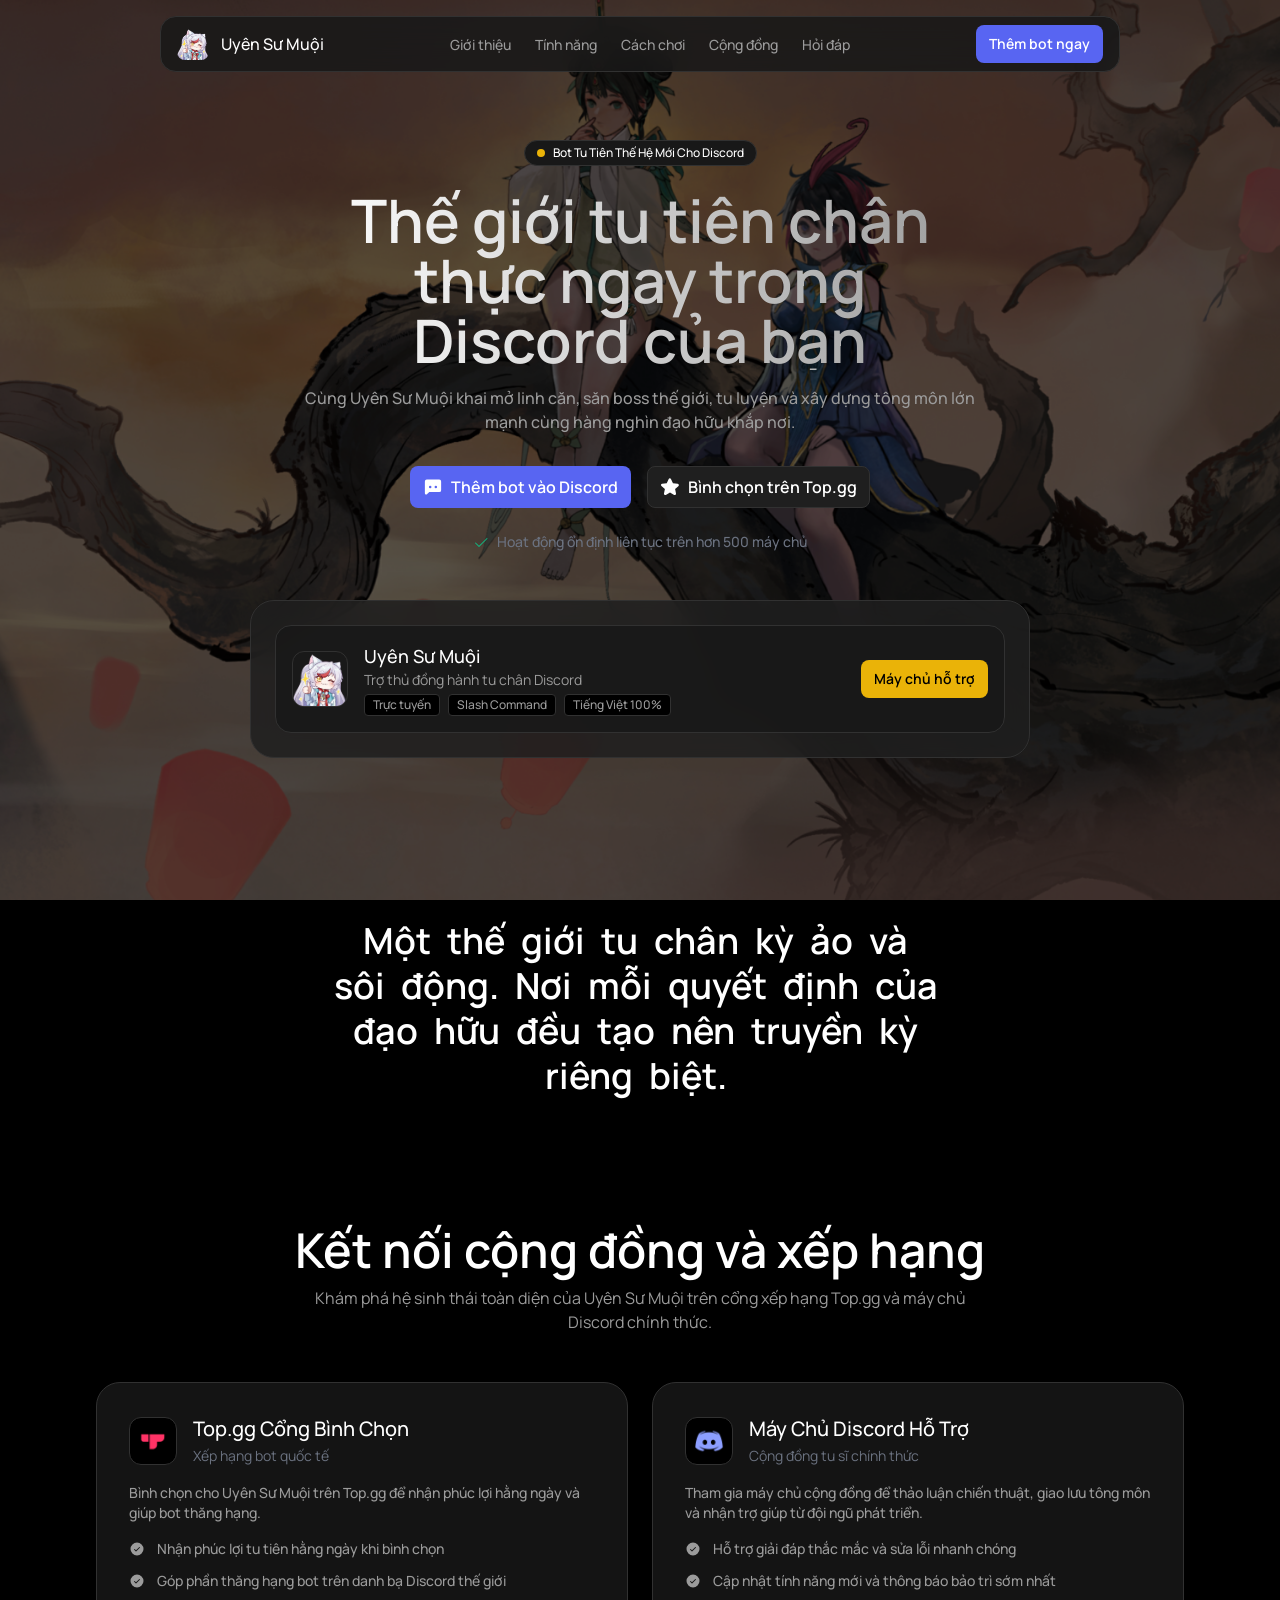
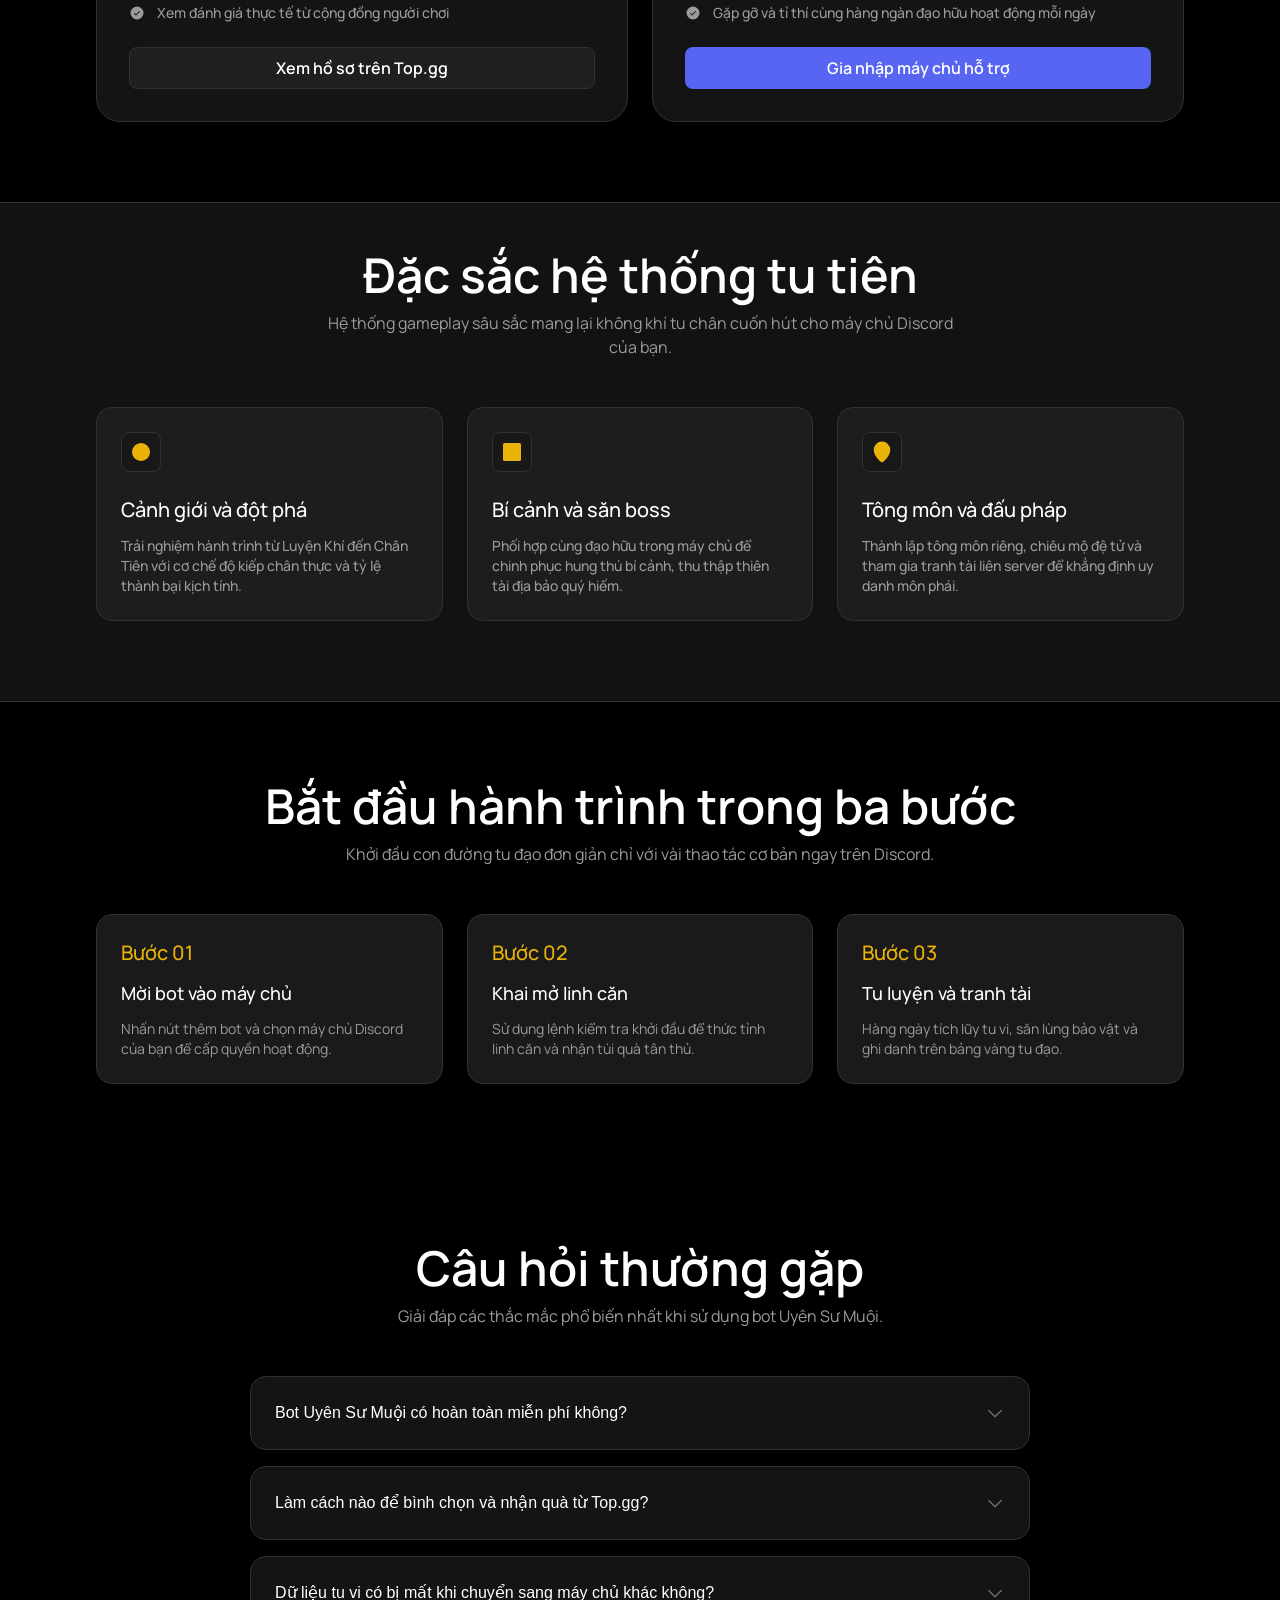
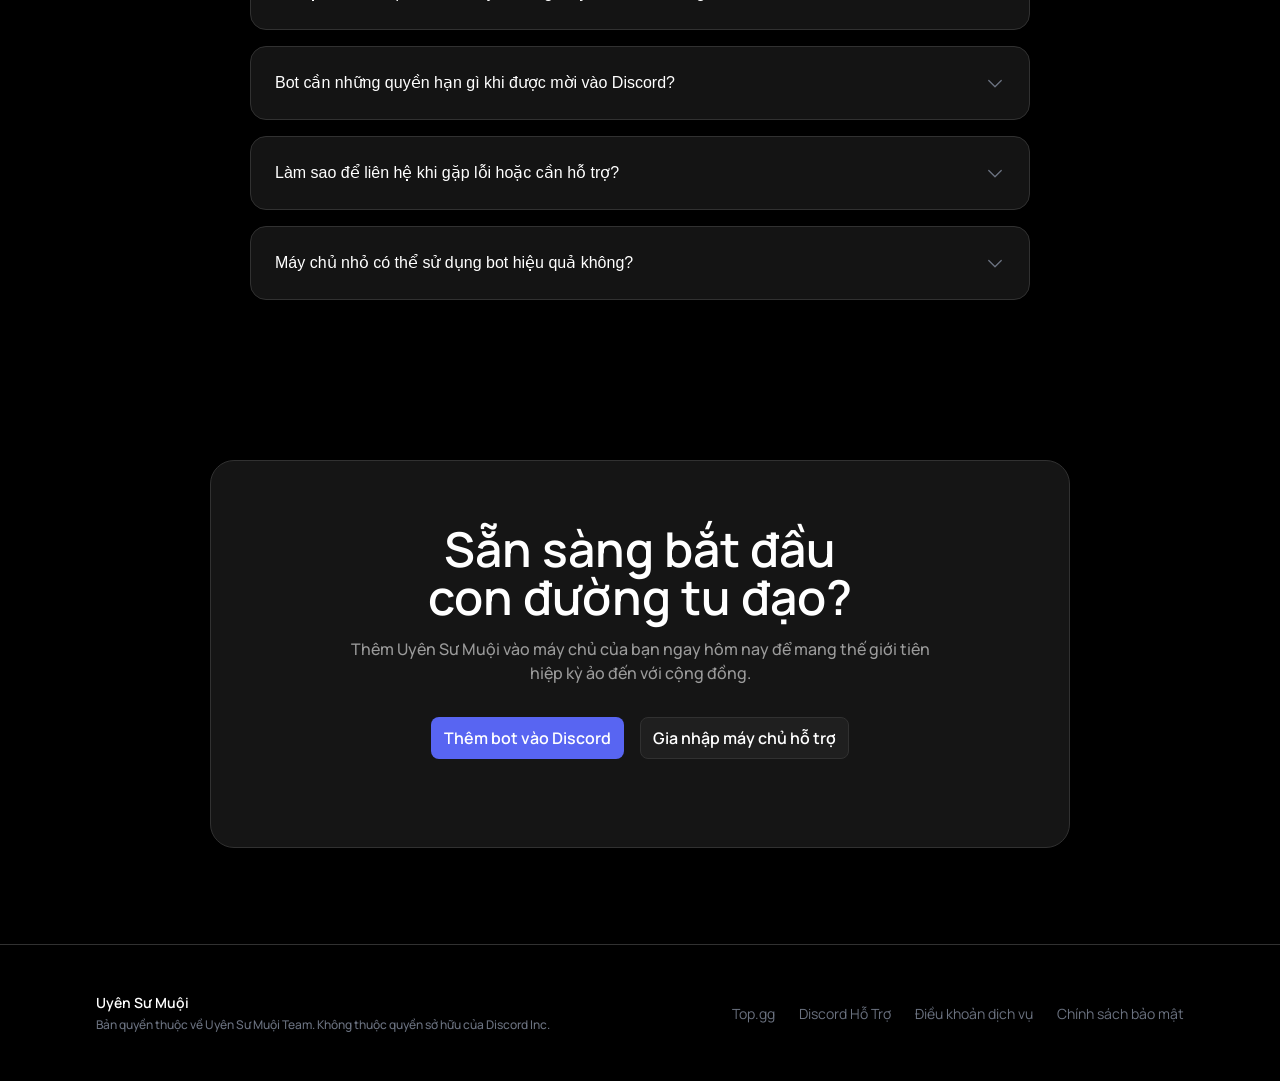
<file: index.html>
<!DOCTYPE html>
<html lang="vi">
<head>
  <meta charset="UTF-8">
  <meta name="viewport" content="width=device-width, initial-scale=1.0">
  <title>Uyên Sư Muội · Bot Tu Tiên Discord Chuẩn Tiên Hiệp</title>
  <meta name="description" content="Khám phá thế giới tu chân kỳ ảo cùng Uyên Sư Muội. Đột phá cảnh giới, săn boss thế giới, tranh đoạt tông môn ngay trên Discord.">
  <meta property="og:title" content="Uyên Sư Muội · Bot Tu Tiên Discord">
  <meta property="og:description" content="Bot Discord tu tiên hàng đầu Việt Nam. Khám phá bí cảnh, rèn trang bị và giao lưu đạo hữu toàn quốc.">
  <meta property="og:image" content="icon/uyenmuoiavatar.png">
  <meta property="og:type" content="website">

  <!-- Favicon -->
  <link rel="icon" type="image/png" href="icon/uyenmuoiavatar.png">

  <!-- Single Approved Font: Manrope (B1) -->
  <link rel="preconnect" href="https://fonts.googleapis.com">
  <link rel="preconnect" href="https://fonts.gstatic.com" crossorigin>
  <link href="https://fonts.googleapis.com/css2?family=Manrope:wght@400;500;600;700&display=swap" rel="stylesheet">

  <link rel="stylesheet" href="style.css">
</head>
<body>

  <!-- Skip to Content for Accessibility (B10) -->
  <a href="#main-content" class="skip-to-content caption-1">Chuyển đến nội dung chính</a>

  <!-- Floating Navigation Bar (B7) -->
  <div class="floating-nav-wrapper">
    <nav class="floating-nav" aria-label="Điều hướng chính">
      <a href="#" class="nav-brand">
        <img src="icon/uyenmuoiavatar.png" alt="Ảnh đại diện Uyên Sư Muội" class="nav-brand-img">
        <span class="title-3">Uyên Sư Muội</span>
      </a>

      <ul class="nav-links">
        <li><a href="#gioi-thieu" class="nav-link caption-1">Giới thiệu</a></li>
        <li><a href="#tinh-nang" class="nav-link caption-1">Tính năng</a></li>
        <li><a href="#huong-dan" class="nav-link caption-1">Cách chơi</a></li>
        <li><a href="#cong-dong" class="nav-link caption-1">Cộng đồng</a></li>
        <li><a href="#faq" class="nav-link caption-1">Hỏi đáp</a></li>
      </ul>

      <div class="nav-actions">
        <a href="https://discord.com/oauth2/authorize?client_id=1439814299907391498&scope=bot%20applications.commands&permissions=8"
           class="interactive-btn btn-primary button-sm desktop-only" target="_blank" rel="noopener noreferrer">
          Thêm bot ngay
        </a>
        <button id="nav-toggle-btn" class="nav-toggle-btn" aria-label="Mở bảng điều hướng" aria-expanded="false">
          <svg width="24" height="24" viewBox="0 0 256 256" fill="currentColor">
            <path d="M224,128a8,8,0,0,1-8,8H40a8,8,0,0,1,0-16H216A8,8,0,0,1,224,128ZM40,72H216a8,8,0,0,0,0-16H40a8,8,0,0,0,0,16ZM216,184H40a8,8,0,0,0,0,16H216a8,8,0,0,0,0-16Z"></path>
          </svg>
        </button>
      </div>
    </nav>
  </div>

  <!-- Mobile Navigation Panel (B7) -->
  <div id="mobile-nav-panel" class="mobile-nav-panel" aria-hidden="true">
    <ul class="mobile-nav-links">
      <li><a href="#gioi-thieu" class="mobile-nav-link">Giới thiệu</a></li>
      <li><a href="#tinh-nang" class="mobile-nav-link">Tính năng</a></li>
      <li><a href="#huong-dan" class="mobile-nav-link">Cách chơi</a></li>
      <li><a href="#cong-dong" class="mobile-nav-link">Cộng đồng</a></li>
      <li><a href="#faq" class="mobile-nav-link">Hỏi đáp</a></li>
    </ul>
    <div style="display: flex; flex-direction: column; gap: var(--s-200);">
      <a href="https://discord.com/oauth2/authorize?client_id=1439814299907391498&scope=bot%20applications.commands&permissions=8"
         class="interactive-btn btn-primary button-md" target="_blank" rel="noopener noreferrer">
        Mời Uyên Muội vào Discord
      </a>
      <a href="https://top.gg/bot/1439814299907391498"
         class="interactive-btn btn-secondary button-md" target="_blank" rel="noopener noreferrer">
        Trang Top.gg
      </a>
    </div>
  </div>

  <main id="main-content">
    <!-- Hero Section (B5) -->
    <section id="gioi-thieu" class="hero-section container">
      <div class="hero-badge">
        <span class="badge-dot"></span>
        <span class="caption-4">Bot Tu Tiên Thế Hệ Mới Cho Discord</span>
      </div>

      <h1 class="heading-1 hero-title">
        Thế giới tu tiên chân thực ngay trong Discord của bạn
      </h1>

      <p class="body-2 hero-subtitle">
        Cùng Uyên Sư Muội khai mở linh căn, săn boss thế giới, tu luyện và xây dựng tông môn lớn mạnh cùng hàng nghìn đạo hữu khắp nơi.
      </p>

      <div class="hero-actions">
        <a href="https://discord.com/oauth2/authorize?client_id=1439814299907391498&scope=bot%20applications.commands&permissions=8"
           class="interactive-btn btn-primary button-md" target="_blank" rel="noopener noreferrer">
          <svg width="20" height="20" viewBox="0 0 256 256" fill="currentColor">
            <path d="M208,32H48A24,24,0,0,0,24,56V208a16,16,0,0,0,26.46,12.16L80.3,192H208a24,24,0,0,0,24-24V56A24,24,0,0,0,208,32Zm-44,112a16,16,0,1,1,16-16A16,16,0,0,1,164,144Zm-72,0a16,16,0,1,1,16-16A16,16,0,0,1,92,144Z"></path>
          </svg>
          <span>Thêm bot vào Discord</span>
        </a>
        <a href="https://top.gg/bot/1439814299907391498"
           class="interactive-btn btn-secondary button-md" target="_blank" rel="noopener noreferrer">
          <svg width="20" height="20" viewBox="0 0 256 256" fill="currentColor">
            <path d="M239.2,97.29a16,16,0,0,0-13.81-11L166,81.17l-25.75-55.7a16,16,0,0,0-28.52,0L86,81.17,27.06,86.31a16,16,0,0,0-9,27.76L62.77,153,51.13,212.14a16,16,0,0,0,23.52,17.09L128,198.51l53.35,30.72A16,16,0,0,0,204.87,212L193.23,153l44.7-39A16,16,0,0,0,239.2,97.29Z"></path>
          </svg>
          <span>Bình chọn trên Top.gg</span>
        </a>
      </div>

      <div class="hero-proof-line caption-1">
        <svg width="16" height="16" viewBox="0 0 256 256" fill="#10B981">
          <path d="M229.66,77.66l-128,128a8,8,0,0,1-11.32,0l-56-56a8,8,0,0,1,11.32-11.32L96,188.69,218.34,66.34a8,8,0,0,1,11.32,11.32Z"></path>
        </svg>
        <span>Hoạt động ổn định liên tục trên hơn 500 máy chủ</span>
      </div>

      <!-- Hero Visual Card -->
      <div class="hero-preview-card scroll-reveal">
        <div class="hero-card-inner">
          <div class="bot-profile">
            <img src="icon/uyenmuoiavatar.png" alt="Ảnh Uyên Sư Muội" class="bot-avatar-large">
            <div>
              <h2 class="title-2" style="color: var(--text-white);">Uyên Sư Muội</h2>
              <p class="caption-2" style="color: var(--text-muted);">Trợ thủ đồng hành tu chân Discord</p>
              <div class="bot-meta-tags">
                <span class="caption-4 meta-tag">Trực tuyến</span>
                <span class="caption-4 meta-tag">Slash Command</span>
                <span class="caption-4 meta-tag">Tiếng Việt 100%</span>
              </div>
            </div>
          </div>
          <a href="https://discord.gg/XTPAAnubwZ"
             class="interactive-btn btn-gold button-sm" target="_blank" rel="noopener noreferrer">
            Máy chủ hỗ trợ
          </a>
        </div>
      </div>
    </section>

    <!-- B11. Mandatory Tagline Reveal Section -->
    <section class="tagline-reveal-section">
      <div class="tagline-container">
        <p class="heading-3 tagline-text" id="tagline-block">
          <span class="tagline-word">Một</span>
          <span class="tagline-word">thế</span>
          <span class="tagline-word">giới</span>
          <span class="tagline-word">tu</span>
          <span class="tagline-word">chân</span>
          <span class="tagline-word">kỳ</span>
          <span class="tagline-word">ảo</span>
          <span class="tagline-word">và</span>
          <span class="tagline-word">sôi</span>
          <span class="tagline-word">động.</span>
          <span class="tagline-word">Nơi</span>
          <span class="tagline-word">mỗi</span>
          <span class="tagline-word">quyết</span>
          <span class="tagline-word">định</span>
          <span class="tagline-word">của</span>
          <span class="tagline-word">đạo</span>
          <span class="tagline-word">hữu</span>
          <span class="tagline-word">đều</span>
          <span class="tagline-word">tạo</span>
          <span class="tagline-word">nên</span>
          <span class="tagline-word">truyền</span>
          <span class="tagline-word">kỳ</span>
          <span class="tagline-word">riêng</span>
          <span class="tagline-word">biệt.</span>
        </p>
      </div>
    </section>

    <!-- Core Platforms: Top.gg & Discord (User Focus) -->
    <section id="cong-dong" class="platform-section container">
      <div class="section-header">
        <h2 class="heading-2">Kết nối cộng đồng và xếp hạng</h2>
        <p class="body-3 section-subtitle">
          Khám phá hệ sinh thái toàn diện của Uyên Sư Muội trên cổng xếp hạng Top.gg và máy chủ Discord chính thức.
        </p>
      </div>

      <div class="platform-grid">
        <!-- Top.gg Card -->
        <div class="platform-card scroll-reveal">
          <div>
            <div class="platform-header">
              <img src="icon/top-gg.png" alt="Logo Top.gg" class="platform-icon">
              <div>
                <h3 class="title-1">Top.gg Cổng Bình Chọn</h3>
                <span class="caption-2" style="color: var(--text-dim);">Xếp hạng bot quốc tế</span>
              </div>
            </div>
            <p class="body-5" style="color: var(--text-muted); margin-top: var(--s-200); margin-bottom: var(--s-200);">
              Bình chọn cho Uyên Sư Muội trên Top.gg để nhận phúc lợi hằng ngày và giúp bot thăng hạng.
            </p>
            <ul class="platform-features">
              <li class="platform-feature-item caption-1">
                <svg width="16" height="16" viewBox="0 0 256 256" fill="currentColor">
                  <path d="M128,24A104,104,0,1,0,232,128,104.11,104.11,0,0,0,128,24Zm45.66,85.66-56,56a8,8,0,0,1-11.32,0l-24-24a8,8,0,0,1,11.32-11.32L112,148.69l50.34-50.35a8,8,0,0,1,11.32,11.32Z"></path>
                </svg>
                <span>Nhận phúc lợi tu tiên hằng ngày khi bình chọn</span>
              </li>
              <li class="platform-feature-item caption-1">
                <svg width="16" height="16" viewBox="0 0 256 256" fill="currentColor">
                  <path d="M128,24A104,104,0,1,0,232,128,104.11,104.11,0,0,0,128,24Zm45.66,85.66-56,56a8,8,0,0,1-11.32,0l-24-24a8,8,0,0,1,11.32-11.32L112,148.69l50.34-50.35a8,8,0,0,1,11.32,11.32Z"></path>
                </svg>
                <span>Góp phần thăng hạng bot trên danh bạ Discord thế giới</span>
              </li>
              <li class="platform-feature-item caption-1">
                <svg width="16" height="16" viewBox="0 0 256 256" fill="currentColor">
                  <path d="M128,24A104,104,0,1,0,232,128,104.11,104.11,0,0,0,128,24Zm45.66,85.66-56,56a8,8,0,0,1-11.32,0l-24-24a8,8,0,0,1,11.32-11.32L112,148.69l50.34-50.35a8,8,0,0,1,11.32,11.32Z"></path>
                </svg>
                <span>Xem đánh giá thực tế từ cộng đồng người chơi</span>
              </li>
            </ul>
          </div>
          <a href="https://top.gg/bot/1439814299907391498"
             class="interactive-btn btn-secondary button-md" target="_blank" rel="noopener noreferrer">
            Xem hồ sơ trên Top.gg
          </a>
        </div>

        <!-- Discord Support Server Card -->
        <div class="platform-card scroll-reveal">
          <div>
            <div class="platform-header">
              <img src="icon/discord-logo.png" alt="Logo Discord" class="platform-icon">
              <div>
                <h3 class="title-1">Máy Chủ Discord Hỗ Trợ</h3>
                <span class="caption-2" style="color: var(--text-dim);">Cộng đồng tu sĩ chính thức</span>
              </div>
            </div>
            <p class="body-5" style="color: var(--text-muted); margin-top: var(--s-200); margin-bottom: var(--s-200);">
              Tham gia máy chủ cộng đồng để thảo luận chiến thuật, giao lưu tông môn và nhận trợ giúp từ đội ngũ phát triển.
            </p>
            <ul class="platform-features">
              <li class="platform-feature-item caption-1">
                <svg width="16" height="16" viewBox="0 0 256 256" fill="currentColor">
                  <path d="M128,24A104,104,0,1,0,232,128,104.11,104.11,0,0,0,128,24Zm45.66,85.66-56,56a8,8,0,0,1-11.32,0l-24-24a8,8,0,0,1,11.32-11.32L112,148.69l50.34-50.35a8,8,0,0,1,11.32,11.32Z"></path>
                </svg>
                <span>Hỗ trợ giải đáp thắc mắc và sửa lỗi nhanh chóng</span>
              </li>
              <li class="platform-feature-item caption-1">
                <svg width="16" height="16" viewBox="0 0 256 256" fill="currentColor">
                  <path d="M128,24A104,104,0,1,0,232,128,104.11,104.11,0,0,0,128,24Zm45.66,85.66-56,56a8,8,0,0,1-11.32,0l-24-24a8,8,0,0,1,11.32-11.32L112,148.69l50.34-50.35a8,8,0,0,1,11.32,11.32Z"></path>
                </svg>
                <span>Cập nhật tính năng mới và thông báo bảo trì sớm nhất</span>
              </li>
              <li class="platform-feature-item caption-1">
                <svg width="16" height="16" viewBox="0 0 256 256" fill="currentColor">
                  <path d="M128,24A104,104,0,1,0,232,128,104.11,104.11,0,0,0,128,24Zm45.66,85.66-56,56a8,8,0,0,1-11.32,0l-24-24a8,8,0,0,1,11.32-11.32L112,148.69l50.34-50.35a8,8,0,0,1,11.32,11.32Z"></path>
                </svg>
                <span>Gặp gỡ và tỉ thí cùng hàng ngàn đạo hữu hoạt động mỗi ngày</span>
              </li>
            </ul>
          </div>
          <a href="https://discord.gg/XTPAAnubwZ"
             class="interactive-btn btn-primary button-md" target="_blank" rel="noopener noreferrer">
            Gia nhập máy chủ hỗ trợ
          </a>
        </div>
      </div>
    </section>

    <!-- Benefits Section (A2, B8: Outcome-driven) -->
    <section id="tinh-nang" class="benefits-section">
      <div class="container">
        <div class="section-header">
          <h2 class="heading-2">Đặc sắc hệ thống tu tiên</h2>
          <p class="body-3 section-subtitle">
            Hệ thống gameplay sâu sắc mang lại không khí tu chân cuốn hút cho máy chủ Discord của bạn.
          </p>
        </div>

        <div class="benefits-grid">
          <div class="benefit-card scroll-reveal">
            <div class="benefit-icon-box">
              <svg width="24" height="24" viewBox="0 0 256 256" fill="currentColor">
                <path d="M224,128a96,96,0,1,1-96-96A96,96,0,0,1,224,128Z"></path>
              </svg>
            </div>
            <h3 class="title-1">Cảnh giới và đột phá</h3>
            <p class="body-5" style="color: var(--text-muted);">
              Trải nghiệm hành trình từ Luyện Khí đến Chân Tiên với cơ chế độ kiếp chân thực và tỷ lệ thành bại kịch tính.
            </p>
          </div>

          <div class="benefit-card scroll-reveal">
            <div class="benefit-icon-box">
              <svg width="24" height="24" viewBox="0 0 256 256" fill="currentColor">
                <path d="M208,32H48A16,16,0,0,0,32,48V208a16,16,0,0,0,16,16H208a16,16,0,0,0,16-16V48A16,16,0,0,0,208,32Z"></path>
              </svg>
            </div>
            <h3 class="title-1">Bí cảnh và săn boss</h3>
            <p class="body-5" style="color: var(--text-muted);">
              Phối hợp cùng đạo hữu trong máy chủ để chinh phục hung thú bí cảnh, thu thập thiên tài địa bảo quý hiếm.
            </p>
          </div>

          <div class="benefit-card scroll-reveal">
            <div class="benefit-icon-box">
              <svg width="24" height="24" viewBox="0 0 256 256" fill="currentColor">
                <path d="M128,16a88.1,88.1,0,0,0-88,88c0,75.3,80,131.66,83.41,134a8,8,0,0,0,9.18,0c3.41-2.34,83.41-58.7,83.41-134A88.1,88.1,0,0,0,128,16Z"></path>
              </svg>
            </div>
            <h3 class="title-1">Tông môn và đấu pháp</h3>
            <p class="body-5" style="color: var(--text-muted);">
              Thành lập tông môn riêng, chiêu mộ đệ tử và tham gia tranh tài liên server để khẳng định uy danh môn phái.
            </p>
          </div>
        </div>
      </div>
    </section>

    <!-- How It Works Section (A2: 3 steps) -->
    <section id="huong-dan" class="steps-section container">
      <div class="section-header">
        <h2 class="heading-2">Bắt đầu hành trình trong ba bước</h2>
        <p class="body-3 section-subtitle">
          Khởi đầu con đường tu đạo đơn giản chỉ với vài thao tác cơ bản ngay trên Discord.
        </p>
      </div>

      <div class="steps-grid">
        <div class="step-card scroll-reveal">
          <div class="step-number title-1">Bước 01</div>
          <h3 class="title-2" style="margin-bottom: var(--s-100);">Mời bot vào máy chủ</h3>
          <p class="body-6" style="color: var(--text-muted);">
            Nhấn nút thêm bot và chọn máy chủ Discord của bạn để cấp quyền hoạt động.
          </p>
        </div>

        <div class="step-card scroll-reveal">
          <div class="step-number title-1">Bước 02</div>
          <h3 class="title-2" style="margin-bottom: var(--s-100);">Khai mở linh căn</h3>
          <p class="body-6" style="color: var(--text-muted);">
            Sử dụng lệnh kiểm tra khởi đầu để thức tỉnh linh căn và nhận túi quà tân thủ.
          </p>
        </div>

        <div class="step-card scroll-reveal">
          <div class="step-number title-1">Bước 03</div>
          <h3 class="title-2" style="margin-bottom: var(--s-100);">Tu luyện và tranh tài</h3>
          <p class="body-6" style="color: var(--text-muted);">
            Hàng ngày tích lũy tu vi, săn lùng bảo vật và ghi danh trên bảng vàng tu đạo.
          </p>
        </div>
      </div>
    </section>

    <!-- FAQ Section (A2, A4: 6 questions) -->
    <section id="faq" class="faq-section container">
      <div class="section-header">
        <h2 class="heading-2">Câu hỏi thường gặp</h2>
        <p class="body-3 section-subtitle">
          Giải đáp các thắc mắc phổ biến nhất khi sử dụng bot Uyên Sư Muội.
        </p>
      </div>

      <div class="faq-list">
        <div class="faq-item">
          <button class="faq-question title-3" aria-expanded="false">
            <span>Bot Uyên Sư Muội có hoàn toàn miễn phí không?</span>
            <svg class="faq-chevron" width="20" height="20" viewBox="0 0 256 256" fill="currentColor">
              <path d="M213.66,101.66l-80,80a8,8,0,0,1-11.32,0l-80-80A8,8,0,0,1,53.66,90.34L128,164.69l74.34-74.35a8,8,0,0,1,11.32,11.32Z"></path>
            </svg>
          </button>
          <div class="faq-answer">
            <div class="faq-answer-inner body-5">
              Mọi tính năng cốt lõi bao gồm tu luyện, săn boss, thành lập tông môn và giao lưu đều miễn phí cho tất cả người dùng và máy chủ Discord.
            </div>
          </div>
        </div>

        <div class="faq-item">
          <button class="faq-question title-3" aria-expanded="false">
            <span>Làm cách nào để bình chọn và nhận quà từ Top.gg?</span>
            <svg class="faq-chevron" width="20" height="20" viewBox="0 0 256 256" fill="currentColor">
              <path d="M213.66,101.66l-80,80a8,8,0,0,1-11.32,0l-80-80A8,8,0,0,1,53.66,90.34L128,164.69l74.34-74.35a8,8,0,0,1,11.32,11.32Z"></path>
            </svg>
          </button>
          <div class="faq-answer">
            <div class="faq-answer-inner body-5">
              Truy cập trang của Uyên Sư Muội trên Top.gg, đăng nhập tài khoản Discord và bấm nút Vote để nhận phúc lợi hằng ngày ngay trong bot.
            </div>
          </div>
        </div>

        <div class="faq-item">
          <button class="faq-question title-3" aria-expanded="false">
            <span>Dữ liệu tu vi có bị mất khi chuyển sang máy chủ khác không?</span>
            <svg class="faq-chevron" width="20" height="20" viewBox="0 0 256 256" fill="currentColor">
              <path d="M213.66,101.66l-80,80a8,8,0,0,1-11.32,0l-80-80A8,8,0,0,1,53.66,90.34L128,164.69l74.34-74.35a8,8,0,0,1,11.32,11.32Z"></path>
            </svg>
          </button>
          <div class="faq-answer">
            <div class="faq-answer-inner body-5">
              Dữ liệu tu vi, linh căn và trang bị gắn liền với tài khoản Discord cá nhân của bạn, cho phép bạn tiếp tục hành trình tu đạo tại bất kỳ máy chủ nào có bot.
            </div>
          </div>
        </div>

        <div class="faq-item">
          <button class="faq-question title-3" aria-expanded="false">
            <span>Bot cần những quyền hạn gì khi được mời vào Discord?</span>
            <svg class="faq-chevron" width="20" height="20" viewBox="0 0 256 256" fill="currentColor">
              <path d="M213.66,101.66l-80,80a8,8,0,0,1-11.32,0l-80-80A8,8,0,0,1,53.66,90.34L128,164.69l74.34-74.35a8,8,0,0,1,11.32,11.32Z"></path>
            </svg>
          </button>
          <div class="faq-answer">
            <div class="faq-answer-inner body-5">
              Uyên Sư Muội chỉ yêu cầu các quyền hạn cơ bản gồm gửi tin nhắn, đính kèm tệp hình ảnh và dùng lệnh ứng dụng để hiển thị giao diện tu tiên.
            </div>
          </div>
        </div>

        <div class="faq-item">
          <button class="faq-question title-3" aria-expanded="false">
            <span>Làm sao để liên hệ khi gặp lỗi hoặc cần hỗ trợ?</span>
            <svg class="faq-chevron" width="20" height="20" viewBox="0 0 256 256" fill="currentColor">
              <path d="M213.66,101.66l-80,80a8,8,0,0,1-11.32,0l-80-80A8,8,0,0,1,53.66,90.34L128,164.69l74.34-74.35a8,8,0,0,1,11.32,11.32Z"></path>
            </svg>
          </button>
          <div class="faq-answer">
            <div class="faq-answer-inner body-5">
              Đạo hữu có thể tham gia trực tiếp máy chủ Discord hỗ trợ chính thức qua đường dẫn trên trang web để nhận giải đáp trực tiếp từ đội ngũ quản trị.
            </div>
          </div>
        </div>

        <div class="faq-item">
          <button class="faq-question title-3" aria-expanded="false">
            <span>Máy chủ nhỏ có thể sử dụng bot hiệu quả không?</span>
            <svg class="faq-chevron" width="20" height="20" viewBox="0 0 256 256" fill="currentColor">
              <path d="M213.66,101.66l-80,80a8,8,0,0,1-11.32,0l-80-80A8,8,0,0,1,53.66,90.34L128,164.69l74.34-74.35a8,8,0,0,1,11.32,11.32Z"></path>
            </svg>
          </button>
          <div class="faq-answer">
            <div class="faq-answer-inner body-5">
              Hoàn toàn phù hợp. Bot hỗ trợ cả hoạt động tu luyện độc hành lẫn săn boss nhóm, giúp khuấy động không khí trò chuyện cho mọi quy mô máy chủ.
            </div>
          </div>
        </div>
      </div>
    </section>

    <!-- Final CTA Section (A2) -->
    <section class="final-cta-section container">
      <div class="final-cta-box scroll-reveal">
        <h2 class="heading-2" style="margin-bottom: var(--s-200);">
          Sẵn sàng bắt đầu con đường tu đạo?
        </h2>
        <p class="body-2" style="color: var(--text-muted); margin-bottom: var(--s-400); max-width: 580px; margin-left: auto; margin-right: auto;">
          Thêm Uyên Sư Muội vào máy chủ của bạn ngay hôm nay để mang thế giới tiên hiệp kỳ ảo đến với cộng đồng.
        </p>
        <div class="hero-actions">
          <a href="https://discord.com/oauth2/authorize?client_id=1439814299907391498&scope=bot%20applications.commands&permissions=8"
             class="interactive-btn btn-primary button-md" target="_blank" rel="noopener noreferrer">
            Thêm bot vào Discord
          </a>
          <a href="https://discord.gg/XTPAAnubwZ"
             class="interactive-btn btn-secondary button-md" target="_blank" rel="noopener noreferrer">
            Gia nhập máy chủ hỗ trợ
          </a>
        </div>
      </div>
    </section>
  </main>

  <!-- Footer Section (B10) -->
  <footer class="site-footer">
    <div class="container footer-inner">
      <div>
        <p class="caption-1" style="color: var(--text-white); font-weight: 600;">Uyên Sư Muội</p>
        <p class="caption-4" style="color: var(--text-dim); margin-top: var(--s-50);">
          Bản quyền thuộc về Uyên Sư Muội Team. Không thuộc quyền sở hữu của Discord Inc.
        </p>
      </div>

      <ul class="footer-links">
        <li><a href="https://top.gg/bot/1439814299907391498" class="footer-link caption-2" target="_blank" rel="noopener noreferrer">Top.gg</a></li>
        <li><a href="https://discord.gg/XTPAAnubwZ" class="footer-link caption-2" target="_blank" rel="noopener noreferrer">Discord Hỗ Trợ</a></li>
        <li><a href="terms.html" class="footer-link caption-2">Điều khoản dịch vụ</a></li>
        <li><a href="privacy.html" class="footer-link caption-2">Chính sách bảo mật</a></li>
      </ul>
    </div>
  </footer>

  <script src="script.js"></script>
</body>
</html>
</file>
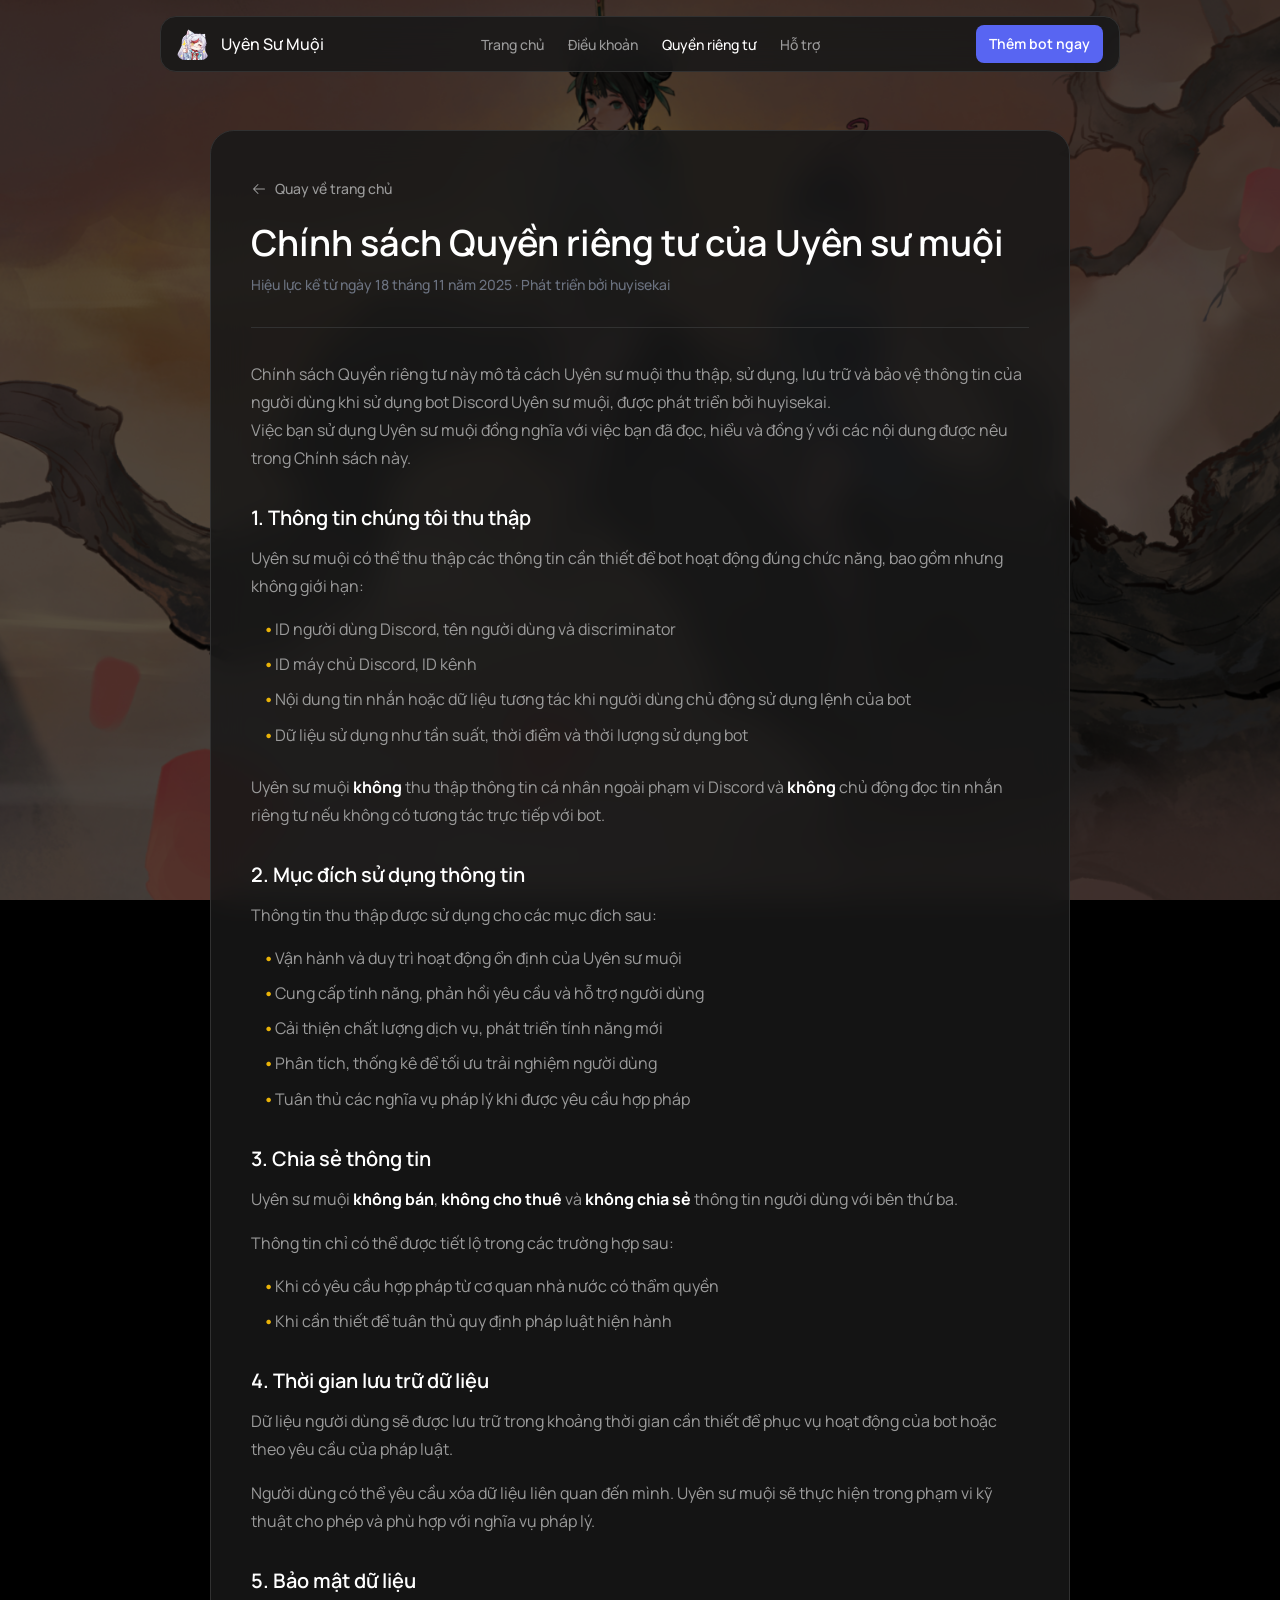
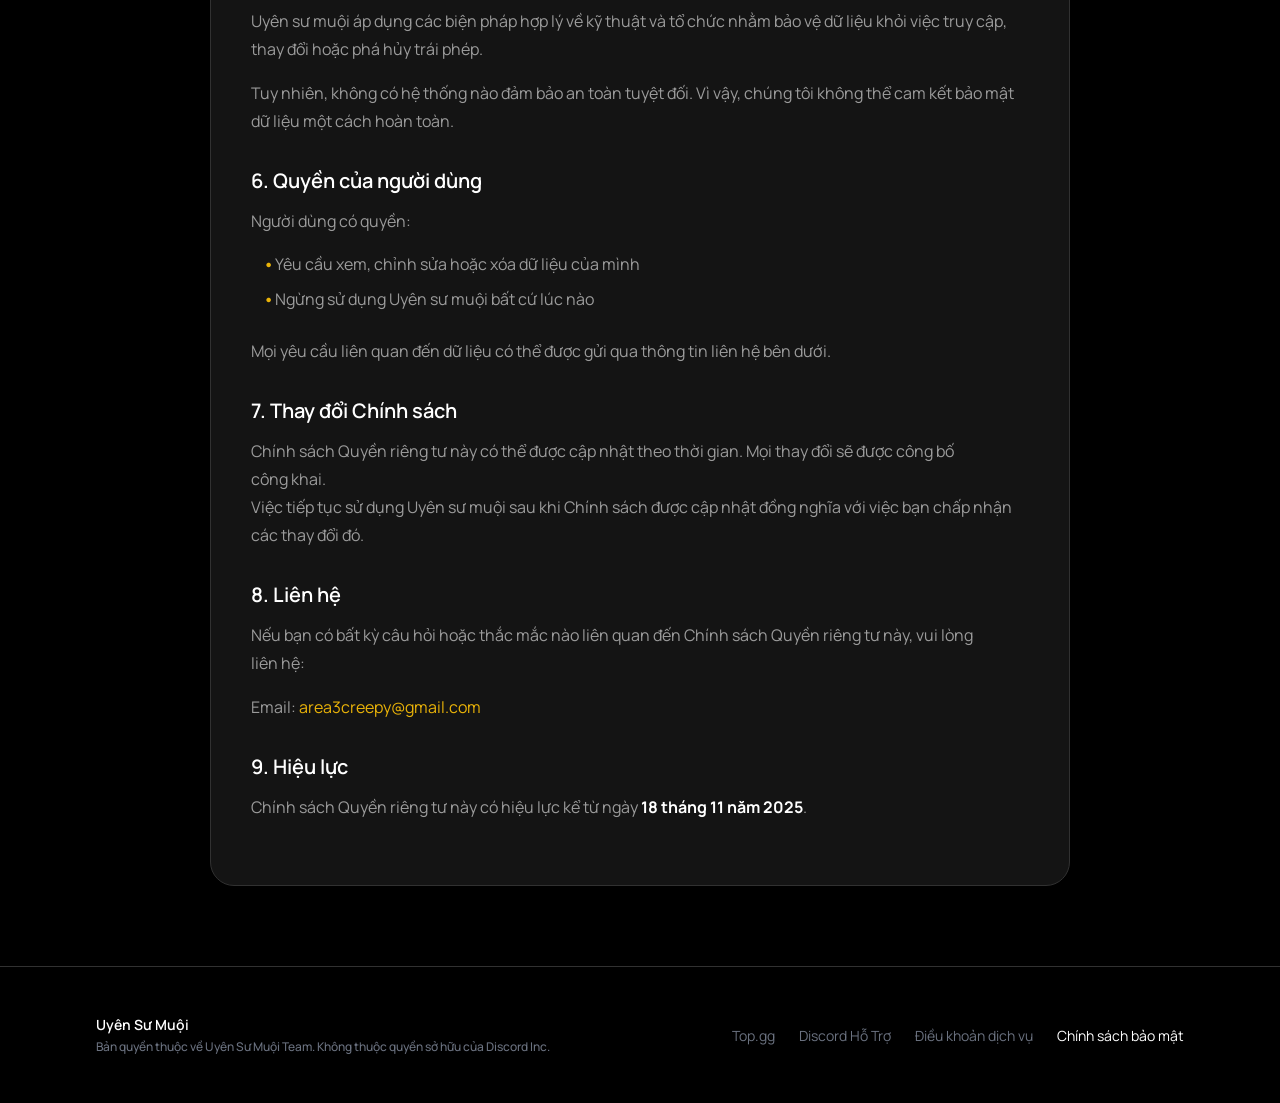
<file: privacy.html>
<!DOCTYPE html>
<html lang="vi">
<head>
  <meta charset="UTF-8">
  <meta name="viewport" content="width=device-width, initial-scale=1.0">
  <title>Chính sách Quyền riêng tư · Uyên Sư Muội</title>
  <meta name="description" content="Chính sách Quyền riêng tư của bot Discord Uyên Sư Muội. Quy định thu thập, bảo mật và lưu trữ dữ liệu người dùng.">
  <meta property="og:title" content="Chính sách Quyền riêng tư · Uyên Sư Muội">
  <meta property="og:description" content="Chính sách Quyền riêng tư của bot Discord Uyên Sư Muội.">
  <meta property="og:image" content="icon/uyenmuoiavatar.png">
  <meta property="og:type" content="website">

  <!-- Favicon -->
  <link rel="icon" type="image/png" href="icon/uyenmuoiavatar.png">

  <!-- Single Approved Font: Manrope -->
  <link rel="preconnect" href="https://fonts.googleapis.com">
  <link rel="preconnect" href="https://fonts.gstatic.com" crossorigin>
  <link href="https://fonts.googleapis.com/css2?family=Manrope:wght@400;500;600;700&display=swap" rel="stylesheet">

  <link rel="stylesheet" href="style.css">
</head>
<body>

  <!-- Skip to Content for Accessibility -->
  <a href="#main-content" class="skip-to-content caption-1">Chuyển đến nội dung chính</a>

  <!-- Floating Navigation Bar -->
  <div class="floating-nav-wrapper">
    <nav class="floating-nav" aria-label="Điều hướng chính">
      <a href="index.html" class="nav-brand">
        <img src="icon/uyenmuoiavatar.png" alt="Ảnh đại diện Uyên Sư Muội" class="nav-brand-img">
        <span class="title-3">Uyên Sư Muội</span>
      </a>

      <ul class="nav-links">
        <li><a href="index.html" class="nav-link caption-1">Trang chủ</a></li>
        <li><a href="terms.html" class="nav-link caption-1">Điều khoản</a></li>
        <li><a href="privacy.html" class="nav-link caption-1 active" style="color: var(--text-white);">Quyền riêng tư</a></li>
        <li><a href="https://discord.gg/XTPAAnubwZ" class="nav-link caption-1" target="_blank" rel="noopener noreferrer">Hỗ trợ</a></li>
      </ul>

      <div class="nav-actions">
        <a href="https://discord.com/oauth2/authorize?client_id=1439814299907391498&scope=bot%20applications.commands&permissions=8"
           class="interactive-btn btn-primary button-sm desktop-only" target="_blank" rel="noopener noreferrer">
          Thêm bot ngay
        </a>
        <button id="nav-toggle-btn" class="nav-toggle-btn" aria-label="Mở bảng điều hướng" aria-expanded="false">
          <svg width="24" height="24" viewBox="0 0 256 256" fill="currentColor">
            <path d="M224,128a8,8,0,0,1-8,8H40a8,8,0,0,1,0-16H216A8,8,0,0,1,224,128ZM40,72H216a8,8,0,0,0,0-16H40a8,8,0,0,0,0,16ZM216,184H40a8,8,0,0,0,0,16H216a8,8,0,0,0,0-16Z"></path>
          </svg>
        </button>
      </div>
    </nav>
  </div>

  <!-- Mobile Navigation Panel -->
  <div id="mobile-nav-panel" class="mobile-nav-panel" aria-hidden="true">
    <ul class="mobile-nav-links">
      <li><a href="index.html" class="mobile-nav-link">Trang chủ</a></li>
      <li><a href="terms.html" class="mobile-nav-link">Điều khoản dịch vụ</a></li>
      <li><a href="privacy.html" class="mobile-nav-link">Chính sách quyền riêng tư</a></li>
      <li><a href="https://discord.gg/XTPAAnubwZ" class="mobile-nav-link" target="_blank" rel="noopener noreferrer">Máy chủ hỗ trợ</a></li>
    </ul>
    <div style="display: flex; flex-direction: column; gap: var(--s-200);">
      <a href="https://discord.com/oauth2/authorize?client_id=1439814299907391498&scope=bot%20applications.commands&permissions=8"
         class="interactive-btn btn-primary button-md" target="_blank" rel="noopener noreferrer">
        Thêm bot vào Discord
      </a>
    </div>
  </div>

  <main id="main-content" class="legal-page-section container">
    <div class="legal-card scroll-reveal">
      <a href="index.html" class="legal-back-link caption-1">
        <svg width="16" height="16" viewBox="0 0 256 256" fill="currentColor">
          <path d="M224,128a8,8,0,0,1-8,8H59.31l58.35,58.34a8,8,0,0,1-11.32,11.32l-72-72a8,8,0,0,1,0-11.32l72-72a8,8,0,0,1,11.32,11.32L59.31,120H216A8,8,0,0,1,224,128Z"></path>
        </svg>
        <span>Quay về trang chủ</span>
      </a>

      <header class="legal-header">
        <h1 class="heading-3 legal-title">Chính sách Quyền riêng tư của Uyên sư muội</h1>
        <p class="body-5 legal-meta">
          Hiệu lực kể từ ngày 18 tháng 11 năm 2025 · Phát triển bởi huyisekai
        </p>
      </header>

      <article class="legal-content">
        <p class="body-3">
          Chính sách Quyền riêng tư này mô tả cách Uyên sư muội thu thập, sử dụng, lưu trữ và bảo vệ thông tin của người dùng khi sử dụng bot Discord Uyên sư muội, được phát triển bởi huyisekai.<br>
          Việc bạn sử dụng Uyên sư muội đồng nghĩa với việc bạn đã đọc, hiểu và đồng ý với các nội dung được nêu trong Chính sách này.
        </p>

        <h2>1. Thông tin chúng tôi thu thập</h2>
        <p class="body-3">
          Uyên sư muội có thể thu thập các thông tin cần thiết để bot hoạt động đúng chức năng, bao gồm nhưng không giới hạn:
        </p>
        <ul>
          <li class="body-3">ID người dùng Discord, tên người dùng và discriminator</li>
          <li class="body-3">ID máy chủ Discord, ID kênh</li>
          <li class="body-3">Nội dung tin nhắn hoặc dữ liệu tương tác khi người dùng chủ động sử dụng lệnh của bot</li>
          <li class="body-3">Dữ liệu sử dụng như tần suất, thời điểm và thời lượng sử dụng bot</li>
        </ul>
        <p class="body-3">
          Uyên sư muội <strong>không</strong> thu thập thông tin cá nhân ngoài phạm vi Discord và <strong>không</strong> chủ động đọc tin nhắn riêng tư nếu không có tương tác trực tiếp với bot.
        </p>

        <h2>2. Mục đích sử dụng thông tin</h2>
        <p class="body-3">Thông tin thu thập được sử dụng cho các mục đích sau:</p>
        <ul>
          <li class="body-3">Vận hành và duy trì hoạt động ổn định của Uyên sư muội</li>
          <li class="body-3">Cung cấp tính năng, phản hồi yêu cầu và hỗ trợ người dùng</li>
          <li class="body-3">Cải thiện chất lượng dịch vụ, phát triển tính năng mới</li>
          <li class="body-3">Phân tích, thống kê để tối ưu trải nghiệm người dùng</li>
          <li class="body-3">Tuân thủ các nghĩa vụ pháp lý khi được yêu cầu hợp pháp</li>
        </ul>

        <h2>3. Chia sẻ thông tin</h2>
        <p class="body-3">
          Uyên sư muội <strong>không bán</strong>, <strong>không cho thuê</strong> và <strong>không chia sẻ</strong> thông tin người dùng với bên thứ ba.
        </p>
        <p class="body-3">Thông tin chỉ có thể được tiết lộ trong các trường hợp sau:</p>
        <ul>
          <li class="body-3">Khi có yêu cầu hợp pháp từ cơ quan nhà nước có thẩm quyền</li>
          <li class="body-3">Khi cần thiết để tuân thủ quy định pháp luật hiện hành</li>
        </ul>

        <h2>4. Thời gian lưu trữ dữ liệu</h2>
        <p class="body-3">
          Dữ liệu người dùng sẽ được lưu trữ trong khoảng thời gian cần thiết để phục vụ hoạt động của bot hoặc theo yêu cầu của pháp luật.
        </p>
        <p class="body-3">
          Người dùng có thể yêu cầu xóa dữ liệu liên quan đến mình. Uyên sư muội sẽ thực hiện trong phạm vi kỹ thuật cho phép và phù hợp với nghĩa vụ pháp lý.
        </p>

        <h2>5. Bảo mật dữ liệu</h2>
        <p class="body-3">
          Uyên sư muội áp dụng các biện pháp hợp lý về kỹ thuật và tổ chức nhằm bảo vệ dữ liệu khỏi việc truy cập, thay đổi hoặc phá hủy trái phép.
        </p>
        <p class="body-3">
          Tuy nhiên, không có hệ thống nào đảm bảo an toàn tuyệt đối. Vì vậy, chúng tôi không thể cam kết bảo mật dữ liệu một cách hoàn toàn.
        </p>

        <h2>6. Quyền của người dùng</h2>
        <p class="body-3">Người dùng có quyền:</p>
        <ul>
          <li class="body-3">Yêu cầu xem, chỉnh sửa hoặc xóa dữ liệu của mình</li>
          <li class="body-3">Ngừng sử dụng Uyên sư muội bất cứ lúc nào</li>
        </ul>
        <p class="body-3">
          Mọi yêu cầu liên quan đến dữ liệu có thể được gửi qua thông tin liên hệ bên dưới.
        </p>

        <h2>7. Thay đổi Chính sách</h2>
        <p class="body-3">
          Chính sách Quyền riêng tư này có thể được cập nhật theo thời gian. Mọi thay đổi sẽ được công bố công khai.<br>
          Việc tiếp tục sử dụng Uyên sư muội sau khi Chính sách được cập nhật đồng nghĩa với việc bạn chấp nhận các thay đổi đó.
        </p>

        <h2>8. Liên hệ</h2>
        <p class="body-3">
          Nếu bạn có bất kỳ câu hỏi hoặc thắc mắc nào liên quan đến Chính sách Quyền riêng tư này, vui lòng liên hệ:
        </p>
        <p class="body-3">
          Email: <a href="mailto:area3creepy@gmail.com">area3creepy@gmail.com</a>
        </p>

        <h2>9. Hiệu lực</h2>
        <p class="body-3">
          Chính sách Quyền riêng tư này có hiệu lực kể từ ngày <strong>18 tháng 11 năm 2025</strong>.
        </p>
      </article>
    </div>
  </main>

  <!-- Footer Section -->
  <footer class="site-footer">
    <div class="container footer-inner">
      <div>
        <p class="caption-1" style="color: var(--text-white); font-weight: 600;">Uyên Sư Muội</p>
        <p class="caption-4" style="color: var(--text-dim); margin-top: var(--s-50);">
          Bản quyền thuộc về Uyên Sư Muội Team. Không thuộc quyền sở hữu của Discord Inc.
        </p>
      </div>

      <ul class="footer-links">
        <li><a href="https://top.gg/bot/1439814299907391498" class="footer-link caption-2" target="_blank" rel="noopener noreferrer">Top.gg</a></li>
        <li><a href="https://discord.gg/XTPAAnubwZ" class="footer-link caption-2" target="_blank" rel="noopener noreferrer">Discord Hỗ Trợ</a></li>
        <li><a href="terms.html" class="footer-link caption-2">Điều khoản dịch vụ</a></li>
        <li><a href="privacy.html" class="footer-link caption-2" style="color: var(--text-white);">Chính sách bảo mật</a></li>
      </ul>
    </div>
  </footer>

  <script src="script.js"></script>
</body>
</html>
</file>
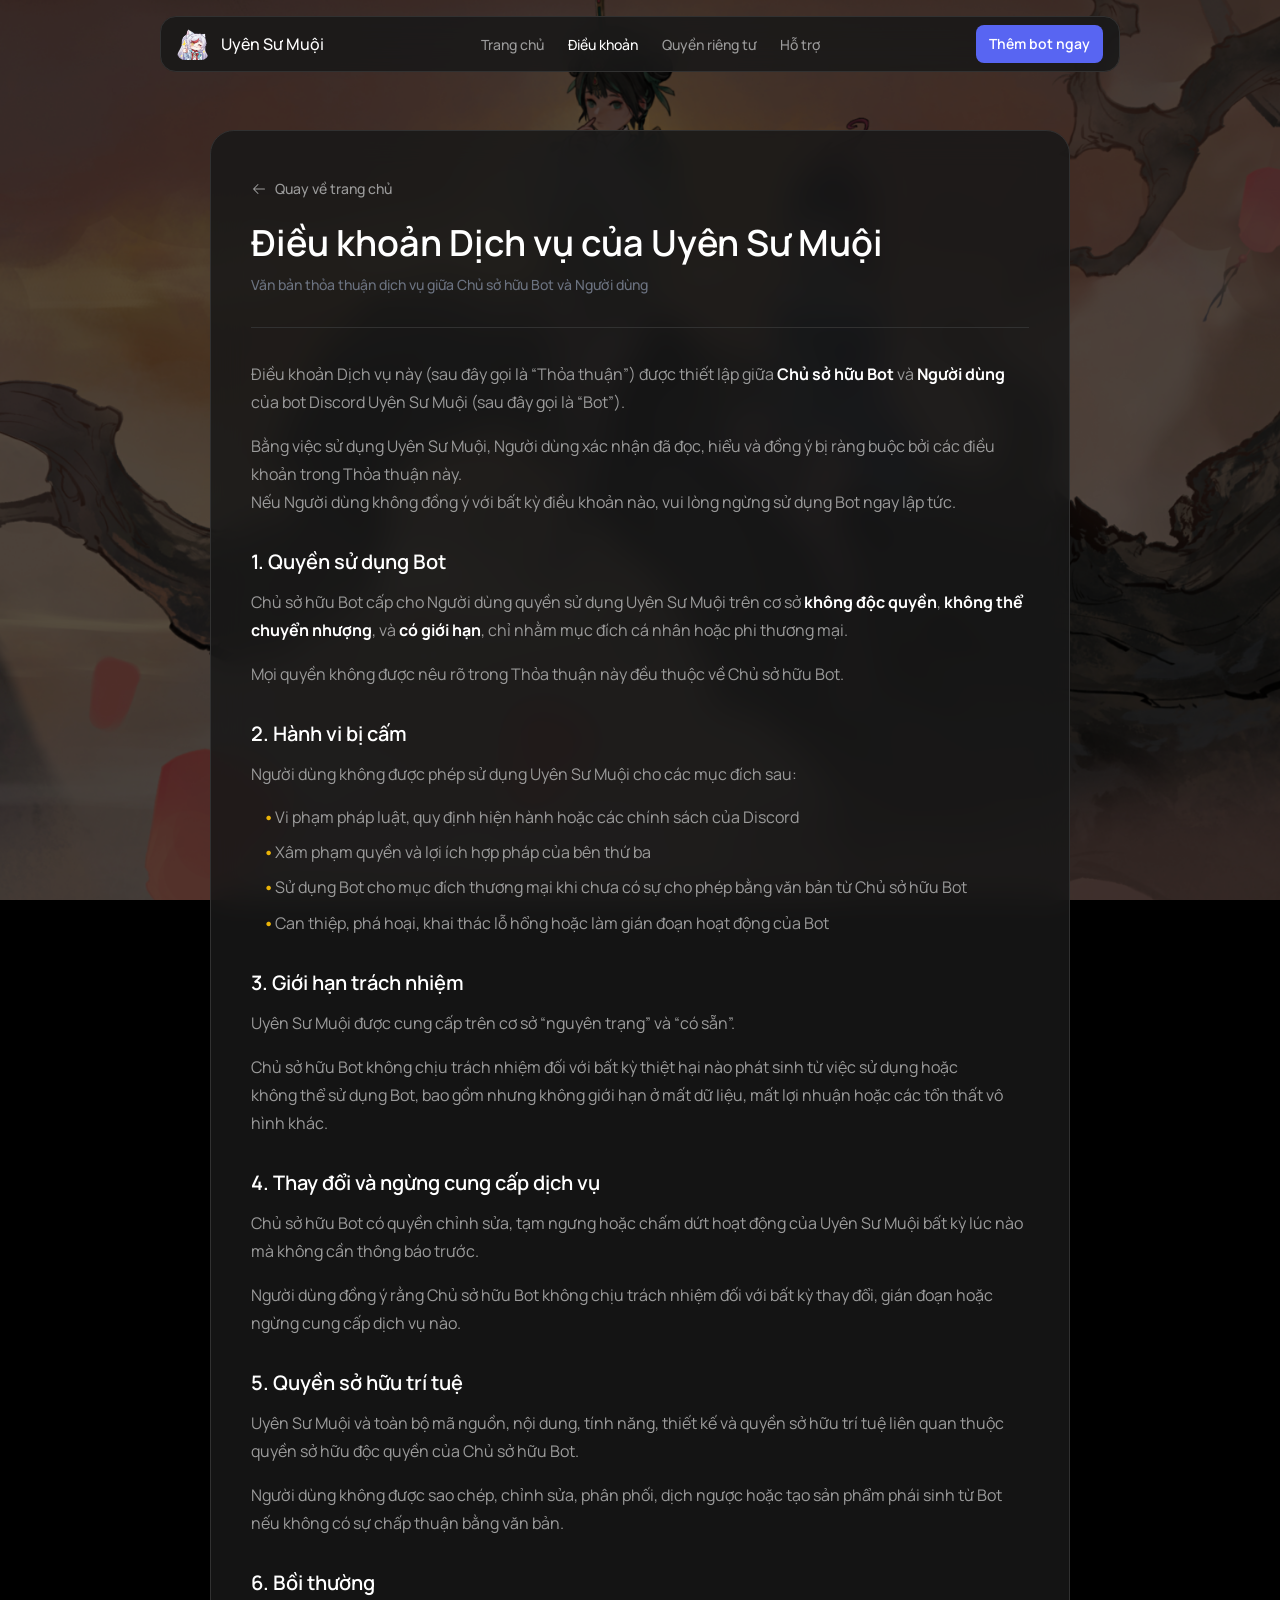
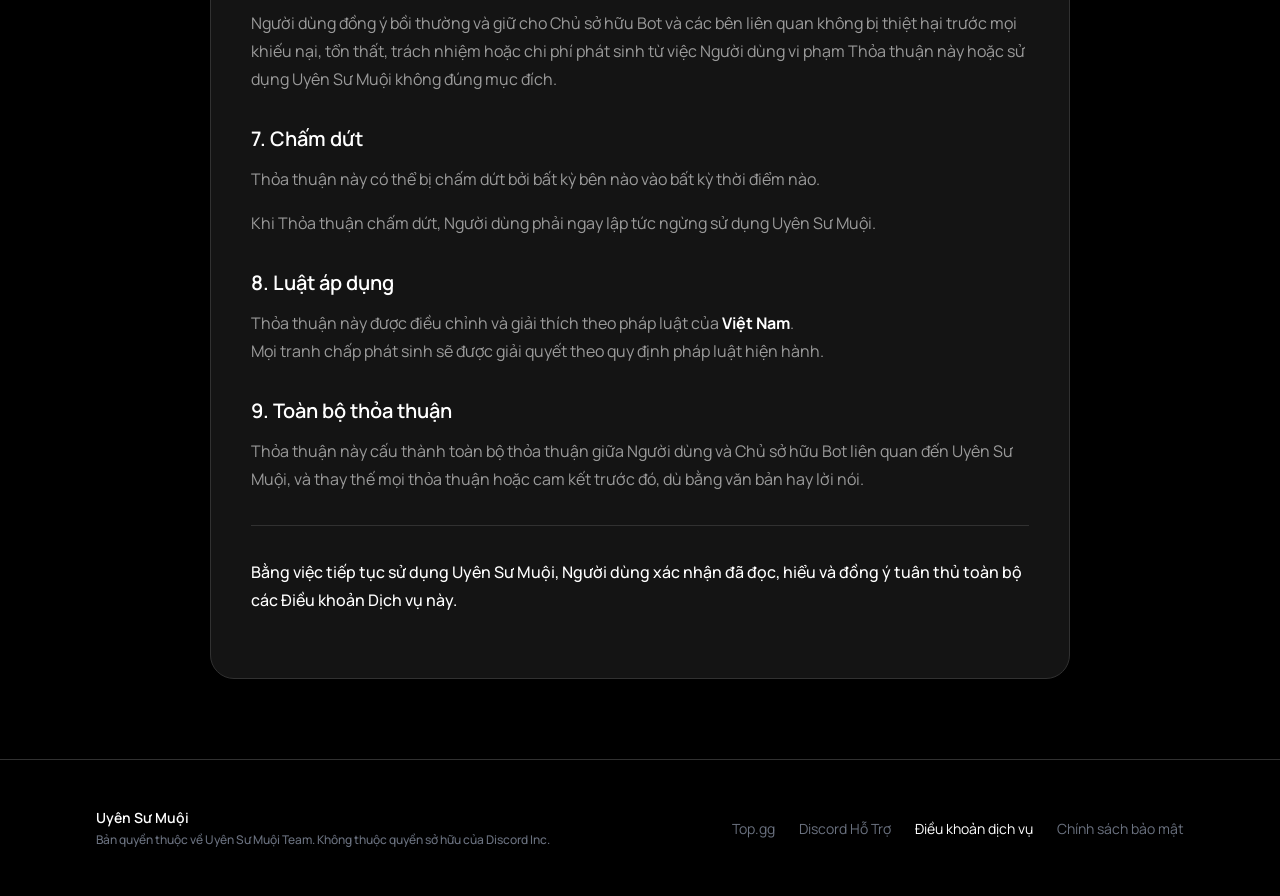
<file: terms.html>
<!DOCTYPE html>
<html lang="vi">
<head>
  <meta charset="UTF-8">
  <meta name="viewport" content="width=device-width, initial-scale=1.0">
  <title>Điều khoản Dịch vụ · Uyên Sư Muội</title>
  <meta name="description" content="Điều khoản Dịch vụ của bot Discord Uyên Sư Muội. Quy định quyền sử dụng, trách nhiệm và cam kết giữa người dùng và chủ sở hữu bot.">
  <meta property="og:title" content="Điều khoản Dịch vụ · Uyên Sư Muội">
  <meta property="og:description" content="Điều khoản Dịch vụ của bot Discord Uyên Sư Muội.">
  <meta property="og:image" content="icon/uyenmuoiavatar.png">
  <meta property="og:type" content="website">

  <!-- Favicon -->
  <link rel="icon" type="image/png" href="icon/uyenmuoiavatar.png">

  <!-- Single Approved Font: Manrope -->
  <link rel="preconnect" href="https://fonts.googleapis.com">
  <link rel="preconnect" href="https://fonts.gstatic.com" crossorigin>
  <link href="https://fonts.googleapis.com/css2?family=Manrope:wght@400;500;600;700&display=swap" rel="stylesheet">

  <link rel="stylesheet" href="style.css">
</head>
<body>

  <!-- Skip to Content for Accessibility -->
  <a href="#main-content" class="skip-to-content caption-1">Chuyển đến nội dung chính</a>

  <!-- Floating Navigation Bar -->
  <div class="floating-nav-wrapper">
    <nav class="floating-nav" aria-label="Điều hướng chính">
      <a href="index.html" class="nav-brand">
        <img src="icon/uyenmuoiavatar.png" alt="Ảnh đại diện Uyên Sư Muội" class="nav-brand-img">
        <span class="title-3">Uyên Sư Muội</span>
      </a>

      <ul class="nav-links">
        <li><a href="index.html" class="nav-link caption-1">Trang chủ</a></li>
        <li><a href="terms.html" class="nav-link caption-1 active" style="color: var(--text-white);">Điều khoản</a></li>
        <li><a href="privacy.html" class="nav-link caption-1">Quyền riêng tư</a></li>
        <li><a href="https://discord.gg/XTPAAnubwZ" class="nav-link caption-1" target="_blank" rel="noopener noreferrer">Hỗ trợ</a></li>
      </ul>

      <div class="nav-actions">
        <a href="https://discord.com/oauth2/authorize?client_id=1439814299907391498&scope=bot%20applications.commands&permissions=8"
           class="interactive-btn btn-primary button-sm desktop-only" target="_blank" rel="noopener noreferrer">
          Thêm bot ngay
        </a>
        <button id="nav-toggle-btn" class="nav-toggle-btn" aria-label="Mở bảng điều hướng" aria-expanded="false">
          <svg width="24" height="24" viewBox="0 0 256 256" fill="currentColor">
            <path d="M224,128a8,8,0,0,1-8,8H40a8,8,0,0,1,0-16H216A8,8,0,0,1,224,128ZM40,72H216a8,8,0,0,0,0-16H40a8,8,0,0,0,0,16ZM216,184H40a8,8,0,0,0,0,16H216a8,8,0,0,0,0-16Z"></path>
          </svg>
        </button>
      </div>
    </nav>
  </div>

  <!-- Mobile Navigation Panel -->
  <div id="mobile-nav-panel" class="mobile-nav-panel" aria-hidden="true">
    <ul class="mobile-nav-links">
      <li><a href="index.html" class="mobile-nav-link">Trang chủ</a></li>
      <li><a href="terms.html" class="mobile-nav-link">Điều khoản dịch vụ</a></li>
      <li><a href="privacy.html" class="mobile-nav-link">Chính sách quyền riêng tư</a></li>
      <li><a href="https://discord.gg/XTPAAnubwZ" class="mobile-nav-link" target="_blank" rel="noopener noreferrer">Máy chủ hỗ trợ</a></li>
    </ul>
    <div style="display: flex; flex-direction: column; gap: var(--s-200);">
      <a href="https://discord.com/oauth2/authorize?client_id=1439814299907391498&scope=bot%20applications.commands&permissions=8"
         class="interactive-btn btn-primary button-md" target="_blank" rel="noopener noreferrer">
        Thêm bot vào Discord
      </a>
    </div>
  </div>

  <main id="main-content" class="legal-page-section container">
    <div class="legal-card scroll-reveal">
      <a href="index.html" class="legal-back-link caption-1">
        <svg width="16" height="16" viewBox="0 0 256 256" fill="currentColor">
          <path d="M224,128a8,8,0,0,1-8,8H59.31l58.35,58.34a8,8,0,0,1-11.32,11.32l-72-72a8,8,0,0,1,0-11.32l72-72a8,8,0,0,1,11.32,11.32L59.31,120H216A8,8,0,0,1,224,128Z"></path>
        </svg>
        <span>Quay về trang chủ</span>
      </a>

      <header class="legal-header">
        <h1 class="heading-3 legal-title">Điều khoản Dịch vụ của Uyên Sư Muội</h1>
        <p class="body-5 legal-meta">
          Văn bản thỏa thuận dịch vụ giữa Chủ sở hữu Bot và Người dùng
        </p>
      </header>

      <article class="legal-content">
        <p class="body-3">
          Điều khoản Dịch vụ này (sau đây gọi là “Thỏa thuận”) được thiết lập giữa <strong>Chủ sở hữu Bot</strong> và <strong>Người dùng</strong> của bot Discord Uyên Sư Muội (sau đây gọi là “Bot”).
        </p>
        <p class="body-3">
          Bằng việc sử dụng Uyên Sư Muội, Người dùng xác nhận đã đọc, hiểu và đồng ý bị ràng buộc bởi các điều khoản trong Thỏa thuận này.<br>
          Nếu Người dùng không đồng ý với bất kỳ điều khoản nào, vui lòng ngừng sử dụng Bot ngay lập tức.
        </p>

        <h2>1. Quyền sử dụng Bot</h2>
        <p class="body-3">
          Chủ sở hữu Bot cấp cho Người dùng quyền sử dụng Uyên Sư Muội trên cơ sở <strong>không độc quyền</strong>, <strong>không thể chuyển nhượng</strong>, và <strong>có giới hạn</strong>, chỉ nhằm mục đích cá nhân hoặc phi thương mại.
        </p>
        <p class="body-3">
          Mọi quyền không được nêu rõ trong Thỏa thuận này đều thuộc về Chủ sở hữu Bot.
        </p>

        <h2>2. Hành vi bị cấm</h2>
        <p class="body-3">Người dùng không được phép sử dụng Uyên Sư Muội cho các mục đích sau:</p>
        <ul>
          <li class="body-3">Vi phạm pháp luật, quy định hiện hành hoặc các chính sách của Discord</li>
          <li class="body-3">Xâm phạm quyền và lợi ích hợp pháp của bên thứ ba</li>
          <li class="body-3">Sử dụng Bot cho mục đích thương mại khi chưa có sự cho phép bằng văn bản từ Chủ sở hữu Bot</li>
          <li class="body-3">Can thiệp, phá hoại, khai thác lỗ hổng hoặc làm gián đoạn hoạt động của Bot</li>
        </ul>

        <h2>3. Giới hạn trách nhiệm</h2>
        <p class="body-3">
          Uyên Sư Muội được cung cấp trên cơ sở “nguyên trạng” và “có sẵn”.
        </p>
        <p class="body-3">
          Chủ sở hữu Bot không chịu trách nhiệm đối với bất kỳ thiệt hại nào phát sinh từ việc sử dụng hoặc không thể sử dụng Bot, bao gồm nhưng không giới hạn ở mất dữ liệu, mất lợi nhuận hoặc các tổn thất vô hình khác.
        </p>

        <h2>4. Thay đổi và ngừng cung cấp dịch vụ</h2>
        <p class="body-3">
          Chủ sở hữu Bot có quyền chỉnh sửa, tạm ngưng hoặc chấm dứt hoạt động của Uyên Sư Muội bất kỳ lúc nào mà không cần thông báo trước.
        </p>
        <p class="body-3">
          Người dùng đồng ý rằng Chủ sở hữu Bot không chịu trách nhiệm đối với bất kỳ thay đổi, gián đoạn hoặc ngừng cung cấp dịch vụ nào.
        </p>

        <h2>5. Quyền sở hữu trí tuệ</h2>
        <p class="body-3">
          Uyên Sư Muội và toàn bộ mã nguồn, nội dung, tính năng, thiết kế và quyền sở hữu trí tuệ liên quan thuộc quyền sở hữu độc quyền của Chủ sở hữu Bot.
        </p>
        <p class="body-3">
          Người dùng không được sao chép, chỉnh sửa, phân phối, dịch ngược hoặc tạo sản phẩm phái sinh từ Bot nếu không có sự chấp thuận bằng văn bản.
        </p>

        <h2>6. Bồi thường</h2>
        <p class="body-3">
          Người dùng đồng ý bồi thường và giữ cho Chủ sở hữu Bot và các bên liên quan không bị thiệt hại trước mọi khiếu nại, tổn thất, trách nhiệm hoặc chi phí phát sinh từ việc Người dùng vi phạm Thỏa thuận này hoặc sử dụng Uyên Sư Muội không đúng mục đích.
        </p>

        <h2>7. Chấm dứt</h2>
        <p class="body-3">
          Thỏa thuận này có thể bị chấm dứt bởi bất kỳ bên nào vào bất kỳ thời điểm nào.
        </p>
        <p class="body-3">
          Khi Thỏa thuận chấm dứt, Người dùng phải ngay lập tức ngừng sử dụng Uyên Sư Muội.
        </p>

        <h2>8. Luật áp dụng</h2>
        <p class="body-3">
          Thỏa thuận này được điều chỉnh và giải thích theo pháp luật của <strong>Việt Nam</strong>.<br>
          Mọi tranh chấp phát sinh sẽ được giải quyết theo quy định pháp luật hiện hành.
        </p>

        <h2>9. Toàn bộ thỏa thuận</h2>
        <p class="body-3">
          Thỏa thuận này cấu thành toàn bộ thỏa thuận giữa Người dùng và Chủ sở hữu Bot liên quan đến Uyên Sư Muội, và thay thế mọi thỏa thuận hoặc cam kết trước đó, dù bằng văn bản hay lời nói.
        </p>

        <hr>

        <p class="body-3" style="color: var(--text-white); font-weight: 500;">
          Bằng việc tiếp tục sử dụng Uyên Sư Muội, Người dùng xác nhận đã đọc, hiểu và đồng ý tuân thủ toàn bộ các Điều khoản Dịch vụ này.
        </p>
      </article>
    </div>
  </main>

  <!-- Footer Section -->
  <footer class="site-footer">
    <div class="container footer-inner">
      <div>
        <p class="caption-1" style="color: var(--text-white); font-weight: 600;">Uyên Sư Muội</p>
        <p class="caption-4" style="color: var(--text-dim); margin-top: var(--s-50);">
          Bản quyền thuộc về Uyên Sư Muội Team. Không thuộc quyền sở hữu của Discord Inc.
        </p>
      </div>

      <ul class="footer-links">
        <li><a href="https://top.gg/bot/1439814299907391498" class="footer-link caption-2" target="_blank" rel="noopener noreferrer">Top.gg</a></li>
        <li><a href="https://discord.gg/XTPAAnubwZ" class="footer-link caption-2" target="_blank" rel="noopener noreferrer">Discord Hỗ Trợ</a></li>
        <li><a href="terms.html" class="footer-link caption-2" style="color: var(--text-white);">Điều khoản dịch vụ</a></li>
        <li><a href="privacy.html" class="footer-link caption-2">Chính sách bảo mật</a></li>
      </ul>
    </div>
  </footer>

  <script src="script.js"></script>
</body>
</html>
</file>
<file: style.css>
/* ==========================================================================
   Uyên Sư Muội — Landing Page Design System
   Conforms strictly to brain.md specifications (B1 - B11)
   ========================================================================== */

/* 1. Reset & Global Box Sizing */
*, *::before, *::after {
  box-sizing: border-box;
  margin: 0;
  padding: 0;
}

:root {
  /* B4. Flat Dark Mode Backgrounds only */
  --bg-black: #000000;
  --bg-surface: #181818;
  --bg-card: #1F1F1F;
  --bg-card-hover: #272727;
  --bg-card-alt: #131209;
  --border-card: #313131;

  /* Typography Colors */
  --text-white: #FFFFFF;
  --text-muted: #9B9B9B;
  --text-dim: #6B7280;
  
  /* Brand Accents */
  --accent-discord: #5865F2;
  --accent-discord-hover: #4752C4;
  --accent-gold: #EAB308;
  --accent-gold-hover: #CA8A04;

  /* B2. Spacing Tokens */
  --s-0: 0px;
  --s-25: 2px;
  --s-50: 4px;
  --s-75: 8px;
  --s-100: 12px;
  --s-200: 16px;
  --s-300: 24px;
  --s-400: 32px;
  --s-500: 40px;
  --s-600: 48px;
  --s-700: 64px;
  --s-800: 80px;
  --s-900: 96px;

  /* B3. Radii Tokens */
  --r-sm: 4px;
  --r-md: 8px;
  --r-lg: 12px;
  --r-xl: 16px;
  --r-2xl: 24px;
  --r-full: 9999px;

  /* B7. Motion base curves */
  --ease-base: cubic-bezier(0.22, 1, 0.36, 1);
  --duration-base: 500ms;
  --duration-hover: 300ms;
}

/* Base Body Styles */
html {
  scroll-behavior: smooth;
  background-color: var(--bg-black);
  color: var(--text-white);
  font-family: 'Manrope', sans-serif;
  -webkit-font-smoothing: antialiased;
}

body {
  background-color: transparent;
  color: var(--text-white);
  line-height: 1.5;
  overflow-x: hidden;
  min-height: 100vh;
  position: relative;
}

/* Background Artwork (icon/3-67.png) */
body::before {
  content: '';
  position: fixed;
  top: 0;
  left: 0;
  width: 100%;
  height: 100%;
  background-image: url('icon/3-67.png');
  background-size: cover;
  background-position: center 25%;
  background-repeat: no-repeat;
  opacity: 0.38;
  z-index: -1;
  pointer-events: none;
}

/* Accessibility: Skip Link */
.skip-to-content {
  position: absolute;
  top: -60px;
  left: var(--s-200);
  background-color: var(--bg-card);
  color: var(--text-white);
  padding: var(--s-75) var(--s-100);
  border: 1px solid var(--border-card);
  border-radius: var(--r-md);
  z-index: 9999;
  transition: transform var(--duration-hover) var(--ease-base);
  text-decoration: none;
}
.skip-to-content:focus {
  top: var(--s-200);
}

/* B1. Typography Named Styles & Rules */
h1, h2, h3, h4, h5, h6 {
  text-wrap: balance;
  font-style: normal;
}
p, span, a, li, button, label {
  text-wrap: pretty;
  font-style: normal;
}

/* Named Text Styles */
.heading-1 {
  font-size: 60px;
  line-height: 60px;
  font-weight: 600;
}
.heading-2 {
  font-size: 48px;
  line-height: 48px;
  font-weight: 600;
}
.heading-3 {
  font-size: 36px;
  line-height: 40px;
  font-weight: 600;
}
.heading-4 {
  font-size: 30px;
  line-height: 36px;
  font-weight: 600;
}
.heading-5 {
  font-size: 24px;
  line-height: 32px;
  font-weight: 600;
}
.heading-6 {
  font-size: 20px;
  line-height: 28px;
  font-weight: 600;
}

.title-1 {
  font-size: 20px;
  line-height: 28px;
  font-weight: 500;
}
.title-2 {
  font-size: 18px;
  line-height: 28px;
  font-weight: 500;
}
.title-3 {
  font-size: 16px;
  line-height: 24px;
  font-weight: 500;
}
.title-4 {
  font-size: 14px;
  line-height: 20px;
  font-weight: 500;
}
.title-5 {
  font-size: 12px;
  line-height: 16px;
  font-weight: 500;
}

.body-1 {
  font-size: 16px;
  line-height: 24px;
  font-weight: 600;
}
.body-2 {
  font-size: 16px;
  line-height: 24px;
  font-weight: 500;
}
.body-3 {
  font-size: 16px;
  line-height: 24px;
  font-weight: 400;
}
.body-4 {
  font-size: 14px;
  line-height: 20px;
  font-weight: 600;
}
.body-5 {
  font-size: 14px;
  line-height: 20px;
  font-weight: 500;
}
.body-6 {
  font-size: 14px;
  line-height: 20px;
  font-weight: 400;
}

/* Button Text Styles (B2: Main buttons 8px vertical, 12px horizontal padding) */
.button-lg {
  font-size: 18px;
  line-height: 28px;
  font-weight: 600;
  padding: var(--s-100) var(--s-200);
}
.button-md {
  font-size: 16px;
  line-height: 24px;
  font-weight: 600;
  padding: 8px 12px;
}
.button-sm {
  font-size: 14px;
  line-height: 20px;
  font-weight: 600;
  padding: 8px 12px;
}
.button-xsm {
  font-size: 12px;
  line-height: 16px;
  font-weight: 600;
  padding: var(--s-50) var(--s-75);
}

.caption-1 {
  font-size: 14px;
  line-height: 20px;
  font-weight: 500;
}
.caption-2 {
  font-size: 14px;
  line-height: 20px;
  font-weight: 400;
}
.caption-3 {
  font-size: 12px;
  line-height: 16px;
  font-weight: 600;
}
.caption-4 {
  font-size: 12px;
  line-height: 16px;
  font-weight: 500;
}
.caption-5 {
  font-size: 12px;
  line-height: 16px;
  font-weight: 400;
}

/* B9. Interactive States */
.interactive-btn {
  display: inline-flex;
  align-items: center;
  justify-content: center;
  gap: var(--s-75);
  text-decoration: none;
  cursor: pointer;
  border: 1px solid transparent;
  transition: transform var(--duration-hover) var(--ease-base),
              background-color var(--duration-hover) var(--ease-base),
              border-color var(--duration-hover) var(--ease-base),
              color var(--duration-hover) var(--ease-base);
}
.interactive-btn:active {
  transform: scale(0.98);
}
.interactive-btn:focus-visible {
  outline: 2px solid var(--text-white);
  outline-offset: 2px;
}

/* Primary Button (Discord Blurple flat) */
.btn-primary {
  background-color: var(--accent-discord);
  color: var(--text-white);
  border-radius: var(--r-md);
}
.btn-primary:hover {
  background-color: var(--accent-discord-hover);
}

/* Secondary Button (Top.gg / Dark Surface) */
.btn-secondary {
  background-color: var(--bg-card);
  color: var(--text-white);
  border: 1px solid var(--border-card);
  border-radius: var(--r-md);
}
.btn-secondary:hover {
  background-color: var(--bg-card-hover);
  border-color: var(--text-muted);
}

/* Tertiary Button (Gold / Highlight) */
.btn-gold {
  background-color: var(--accent-gold);
  color: var(--bg-black);
  border-radius: var(--r-md);
}
.btn-gold:hover {
  background-color: var(--accent-gold-hover);
}

/* Layout Container */
.container {
  width: 100%;
  max-width: 1120px;
  margin-left: auto;
  margin-right: auto;
  padding-left: var(--s-200);
  padding-right: var(--s-200);
}

/* B7. Floating Navigation Bar */
.floating-nav-wrapper {
  position: fixed;
  top: var(--s-200);
  left: 0;
  right: 0;
  z-index: 1000;
  display: flex;
  justify-content: center;
  padding: 0 var(--s-200);
  pointer-events: none;
}
.floating-nav {
  pointer-events: auto;
  display: flex;
  align-items: center;
  justify-content: space-between;
  gap: var(--s-400);
  background-color: rgba(24, 24, 24, 0.85);
  backdrop-filter: blur(16px);
  -webkit-backdrop-filter: blur(16px);
  border: 1px solid var(--border-card);
  border-radius: var(--r-xl);
  padding: var(--s-75) var(--s-200);
  width: 100%;
  max-width: 960px;
}
.nav-brand {
  display: flex;
  align-items: center;
  gap: var(--s-100);
  text-decoration: none;
  color: var(--text-white);
}
.nav-brand-img {
  width: 32px;
  height: 32px;
  border-radius: var(--r-md);
  object-fit: cover;
}
.nav-links {
  display: flex;
  align-items: center;
  list-style: none;
  gap: var(--s-300);
}
.nav-link {
  color: var(--text-muted);
  text-decoration: none;
  transition: color var(--duration-hover) var(--ease-base);
}
.nav-link:hover, .nav-link.active {
  color: var(--text-white);
}
.nav-actions {
  display: flex;
  align-items: center;
  gap: var(--s-100);
}
.nav-toggle-btn {
  display: none;
  background: transparent;
  border: none;
  color: var(--text-white);
  cursor: pointer;
  padding: var(--s-50);
}

/* Mobile Menu Panel */
.mobile-nav-panel {
  position: fixed;
  top: 0;
  left: 0;
  width: 100%;
  height: 100vh;
  background-color: rgba(0, 0, 0, 0.96);
  backdrop-filter: blur(24px);
  -webkit-backdrop-filter: blur(24px);
  z-index: 999;
  display: none;
  flex-direction: column;
  padding: var(--s-900) var(--s-300) var(--s-400);
  justify-content: space-between;
}
.mobile-nav-panel.open {
  display: flex;
}
.mobile-nav-links {
  display: flex;
  flex-direction: column;
  gap: var(--s-300);
  list-style: none;
}
.mobile-nav-link {
  color: var(--text-white);
  text-decoration: none;
  font-size: 24px;
  line-height: 32px;
  font-weight: 500;
  opacity: 0;
  transform: translateY(var(--s-300));
  transition: opacity 300ms var(--ease-base), transform 300ms var(--ease-base);
}
.mobile-nav-panel.open .mobile-nav-link {
  opacity: 1;
  transform: translateY(0);
}

/* B5. Hero Section */
.hero-section {
  padding-top: 140px;
  padding-bottom: var(--s-800);
  text-align: center;
  display: flex;
  flex-direction: column;
  align-items: center;
}
.hero-badge {
  display: inline-flex;
  align-items: center;
  gap: var(--s-75);
  background-color: var(--bg-surface);
  border: 1px solid var(--border-card);
  border-radius: var(--r-full);
  padding: var(--s-50) var(--s-100);
  color: var(--text-white);
  margin-bottom: var(--s-300);
}
.badge-dot {
  width: 8px;
  height: 8px;
  background-color: var(--accent-gold);
  border-radius: var(--r-full);
}
/* Heading gradient per B5: #FFFFFF -> #9B9B9B */
.hero-title {
  max-width: 680px;
  margin-left: auto;
  margin-right: auto;
  margin-bottom: var(--s-200);
  background: linear-gradient(90deg, #FFFFFF 0%, #9B9B9B 100%);
  -webkit-background-clip: text;
  -webkit-text-fill-color: transparent;
}
.hero-subtitle {
  max-width: 680px;
  margin-left: auto;
  margin-right: auto;
  margin-bottom: var(--s-400);
  color: var(--text-muted);
}
.hero-actions {
  display: flex;
  align-items: center;
  justify-content: center;
  gap: var(--s-200);
  margin-bottom: var(--s-300);
  flex-wrap: wrap;
}
.hero-proof-line {
  color: var(--text-dim);
  display: flex;
  align-items: center;
  justify-content: center;
  gap: var(--s-75);
  margin-bottom: var(--s-600);
}

/* Hero Showcase Card */
.hero-preview-card {
  width: 100%;
  max-width: 780px;
  background-color: rgba(31, 31, 31, 0.85);
  backdrop-filter: blur(16px);
  -webkit-backdrop-filter: blur(16px);
  border: 1px solid var(--border-card);
  border-radius: var(--r-2xl);
  padding: var(--s-300);
  text-align: left;
}
/* B3 Nested radius: Card radius 24px - padding 24px = outer - gap = 0, but using inner wrapper */
.hero-card-inner {
  background-color: rgba(24, 24, 24, 0.85);
  border: 1px solid var(--border-card);
  border-radius: var(--r-xl);
  padding: var(--s-200);
  display: flex;
  align-items: center;
  justify-content: space-between;
  gap: var(--s-200);
  flex-wrap: wrap;
}
.bot-profile {
  display: flex;
  align-items: center;
  gap: var(--s-200);
}
.bot-avatar-large {
  width: 56px;
  height: 56px;
  border-radius: var(--r-lg);
  object-fit: cover;
  border: 1px solid var(--border-card);
}
.bot-meta-tags {
  display: flex;
  gap: var(--s-75);
  margin-top: var(--s-50);
}
.meta-tag {
  background-color: var(--bg-black);
  border: 1px solid var(--border-card);
  border-radius: var(--r-sm);
  padding: var(--s-25) var(--s-75);
  color: var(--text-muted);
}

/* B11. Mandatory Tagline Reveal Section */
.tagline-reveal-section {
  padding: var(--s-800) var(--s-200);
  text-align: center;
  display: flex;
  justify-content: center;
}
.tagline-container {
  max-width: 680px;
}
.tagline-text {
  color: var(--text-white);
  line-height: 1.25;
}
.tagline-word {
  display: inline-block;
  opacity: 0.3;
  transition: opacity var(--duration-base) var(--ease-base);
  margin-right: 0.25em;
}
.tagline-word.revealed {
  opacity: 1;
}

/* Platform Showcase: Top.gg & Discord Cards */
.platform-section {
  padding-top: var(--s-600);
  padding-bottom: var(--s-800);
}
.section-header {
  text-align: center;
  margin-bottom: var(--s-600);
}
.section-subtitle {
  color: var(--text-muted);
  max-width: 680px;
  margin-left: auto;
  margin-right: auto;
  margin-top: var(--s-100);
}
.platform-grid {
  display: grid;
  grid-template-columns: repeat(2, 1fr);
  gap: var(--s-300);
}
.platform-card {
  background-color: rgba(24, 24, 24, 0.85);
  backdrop-filter: blur(16px);
  -webkit-backdrop-filter: blur(16px);
  border: 1px solid var(--border-card);
  border-radius: var(--r-2xl);
  padding: var(--s-400);
  display: flex;
  flex-direction: column;
  justify-content: space-between;
  gap: var(--s-300);
}
.platform-header {
  display: flex;
  align-items: center;
  gap: var(--s-200);
}
.platform-icon {
  width: 48px;
  height: 48px;
  border-radius: var(--r-lg);
  object-fit: contain;
  background-color: var(--bg-black);
  border: 1px solid var(--border-card);
  padding: var(--s-75);
}
.platform-features {
  list-style: none;
  display: flex;
  flex-direction: column;
  gap: var(--s-100);
}
.platform-feature-item {
  display: flex;
  align-items: flex-start;
  gap: var(--s-100);
  color: var(--text-muted);
}
.platform-feature-item svg {
  flex-shrink: 0;
  margin-top: 2px;
}

/* Benefits Section */
.benefits-section {
  padding-top: var(--s-600);
  padding-bottom: var(--s-800);
  background-color: rgba(24, 24, 24, 0.75);
  backdrop-filter: blur(12px);
  -webkit-backdrop-filter: blur(12px);
  border-top: 1px solid var(--border-card);
  border-bottom: 1px solid var(--border-card);
}
.benefits-grid {
  display: grid;
  grid-template-columns: repeat(3, 1fr);
  gap: var(--s-300);
}
.benefit-card {
  background-color: rgba(31, 31, 31, 0.85);
  border: 1px solid var(--border-card);
  border-radius: var(--r-xl);
  padding: var(--s-300);
  display: flex;
  flex-direction: column;
  gap: var(--s-100);
}
.benefit-icon-box {
  width: 40px;
  height: 40px;
  background-color: var(--bg-surface);
  border: 1px solid var(--border-card);
  border-radius: var(--r-md);
  display: flex;
  align-items: center;
  justify-content: center;
  color: var(--accent-gold);
  margin-bottom: var(--s-100);
}

/* How It Works Section */
.steps-section {
  padding-top: var(--s-800);
  padding-bottom: var(--s-800);
}
.steps-grid {
  display: grid;
  grid-template-columns: repeat(3, 1fr);
  gap: var(--s-300);
}
.step-card {
  background-color: rgba(31, 31, 31, 0.85);
  backdrop-filter: blur(12px);
  -webkit-backdrop-filter: blur(12px);
  border: 1px solid var(--border-card);
  border-radius: var(--r-xl);
  padding: var(--s-300);
  position: relative;
}
.step-number {
  color: var(--accent-gold);
  margin-bottom: var(--s-100);
}

/* FAQ Section */
.faq-section {
  padding-top: var(--s-800);
  padding-bottom: var(--s-800);
}
.faq-list {
  max-width: 780px;
  margin-left: auto;
  margin-right: auto;
  display: flex;
  flex-direction: column;
  gap: var(--s-200);
}
.faq-item {
  background-color: rgba(24, 24, 24, 0.85);
  backdrop-filter: blur(12px);
  -webkit-backdrop-filter: blur(12px);
  border: 1px solid var(--border-card);
  border-radius: var(--r-xl);
  overflow: hidden;
  transition: border-color var(--duration-hover) var(--ease-base);
}
.faq-question {
  width: 100%;
  display: flex;
  align-items: center;
  justify-content: space-between;
  gap: var(--s-200);
  background: transparent;
  border: none;
  padding: var(--s-300);
  color: var(--text-white);
  cursor: pointer;
  text-align: left;
}
.faq-chevron {
  transition: transform var(--duration-hover) var(--ease-base);
  color: var(--text-dim);
  flex-shrink: 0;
}
.faq-item.active .faq-chevron {
  transform: rotate(180deg);
}
.faq-answer {
  max-height: 0;
  overflow: hidden;
  transition: max-height var(--duration-base) var(--ease-base);
}
.faq-answer-inner {
  padding: 0 var(--s-300) var(--s-300);
  color: var(--text-muted);
}

/* Final CTA Section */
.final-cta-section {
  padding-top: var(--s-800);
  padding-bottom: var(--s-900);
}
.final-cta-box {
  background-color: rgba(24, 24, 24, 0.88);
  backdrop-filter: blur(16px);
  -webkit-backdrop-filter: blur(16px);
  border: 1px solid var(--border-card);
  border-radius: var(--r-2xl);
  padding: var(--s-700) var(--s-400);
  text-align: center;
  max-width: 860px;
  margin-left: auto;
  margin-right: auto;
}

/* Footer Section */
.site-footer {
  border-top: 1px solid var(--border-card);
  padding-top: var(--s-600);
  padding-bottom: var(--s-600);
  background-color: var(--bg-black);
}
.footer-inner {
  display: flex;
  align-items: center;
  justify-content: space-between;
  flex-wrap: wrap;
  gap: var(--s-300);
}
.footer-links {
  display: flex;
  align-items: center;
  gap: var(--s-300);
  list-style: none;
}
.footer-link {
  color: var(--text-dim);
  text-decoration: none;
  transition: color var(--duration-hover) var(--ease-base);
}
.footer-link:hover {
  color: var(--text-white);
}

/* Scroll reveal class (B7) */
.scroll-reveal {
  opacity: 0;
  transform: translateY(var(--s-400));
  transition: opacity 700ms var(--ease-base), transform 700ms var(--ease-base);
}
.scroll-reveal.revealed {
  opacity: 1;
  transform: translateY(0);
}

/* Responsive Rules & 390px Check (B10) */
@media (max-width: 768px) {
  .heading-1 {
    font-size: 36px;
    line-height: 40px;
  }
  .heading-2 {
    font-size: 30px;
    line-height: 36px;
  }
  .nav-links, .nav-actions .desktop-only {
    display: none;
  }
  .nav-toggle-btn {
    display: block;
  }
  .platform-grid, .benefits-grid, .steps-grid {
    grid-template-columns: 1fr;
  }
  .hero-section {
    padding-top: 100px;
  }
  .footer-inner {
    flex-direction: column;
    align-items: flex-start;
  }
}

/* Legal Pages (Terms of Service & Privacy Policy) */
.legal-page-section {
  padding-top: 130px;
  padding-bottom: var(--s-800);
  min-height: calc(100vh - 120px);
}
.legal-card {
  max-width: 860px;
  margin-left: auto;
  margin-right: auto;
  background-color: rgba(24, 24, 24, 0.85);
  backdrop-filter: blur(16px);
  -webkit-backdrop-filter: blur(16px);
  border: 1px solid var(--border-card);
  border-radius: var(--r-2xl);
  padding: var(--s-600) var(--s-500);
}
.legal-back-link {
  display: inline-flex;
  align-items: center;
  gap: var(--s-75);
  color: var(--text-muted);
  text-decoration: none;
  margin-bottom: var(--s-300);
  transition: color var(--duration-hover) var(--ease-base);
}
.legal-back-link:hover {
  color: var(--text-white);
}
.legal-header {
  border-bottom: 1px solid var(--border-card);
  padding-bottom: var(--s-400);
  margin-bottom: var(--s-400);
}
.legal-title {
  margin-bottom: var(--s-100);
}
.legal-meta {
  color: var(--text-dim);
}
.legal-content h2 {
  font-size: 20px;
  line-height: 28px;
  font-weight: 600;
  color: var(--text-white);
  margin-top: var(--s-400);
  margin-bottom: var(--s-100);
}
.legal-content p {
  color: var(--text-muted);
  line-height: 1.75;
  margin-bottom: var(--s-200);
}
.legal-content p strong {
  color: var(--text-white);
}
.legal-content ul {
  list-style: none;
  padding-left: 0;
  margin-bottom: var(--s-300);
}
.legal-content li {
  position: relative;
  padding-left: var(--s-300);
  color: var(--text-muted);
  line-height: 1.7;
  margin-bottom: var(--s-75);
}
.legal-content li::before {
  content: "•";
  position: absolute;
  left: var(--s-100);
  color: var(--accent-gold);
  font-weight: bold;
}
.legal-content hr {
  border: none;
  border-top: 1px solid var(--border-card);
  margin: var(--s-400) 0;
}
.legal-content a {
  color: var(--accent-gold);
  text-decoration: none;
  transition: color var(--duration-hover) var(--ease-base);
}
.legal-content a:hover {
  text-decoration: underline;
}

/* Accessibility: Reduced Motion */
@media (prefers-reduced-motion: reduce) {
  *, *::before, *::after {
    animation-duration: 0.01ms !important;
    animation-iteration-count: 1 !important;
    transition-duration: 0.01ms !important;
    scroll-behavior: auto !important;
  }
  .tagline-word {
    opacity: 1 !important;
  }
  .scroll-reveal {
    opacity: 1 !important;
    transform: none !important;
  }
}
</file>
